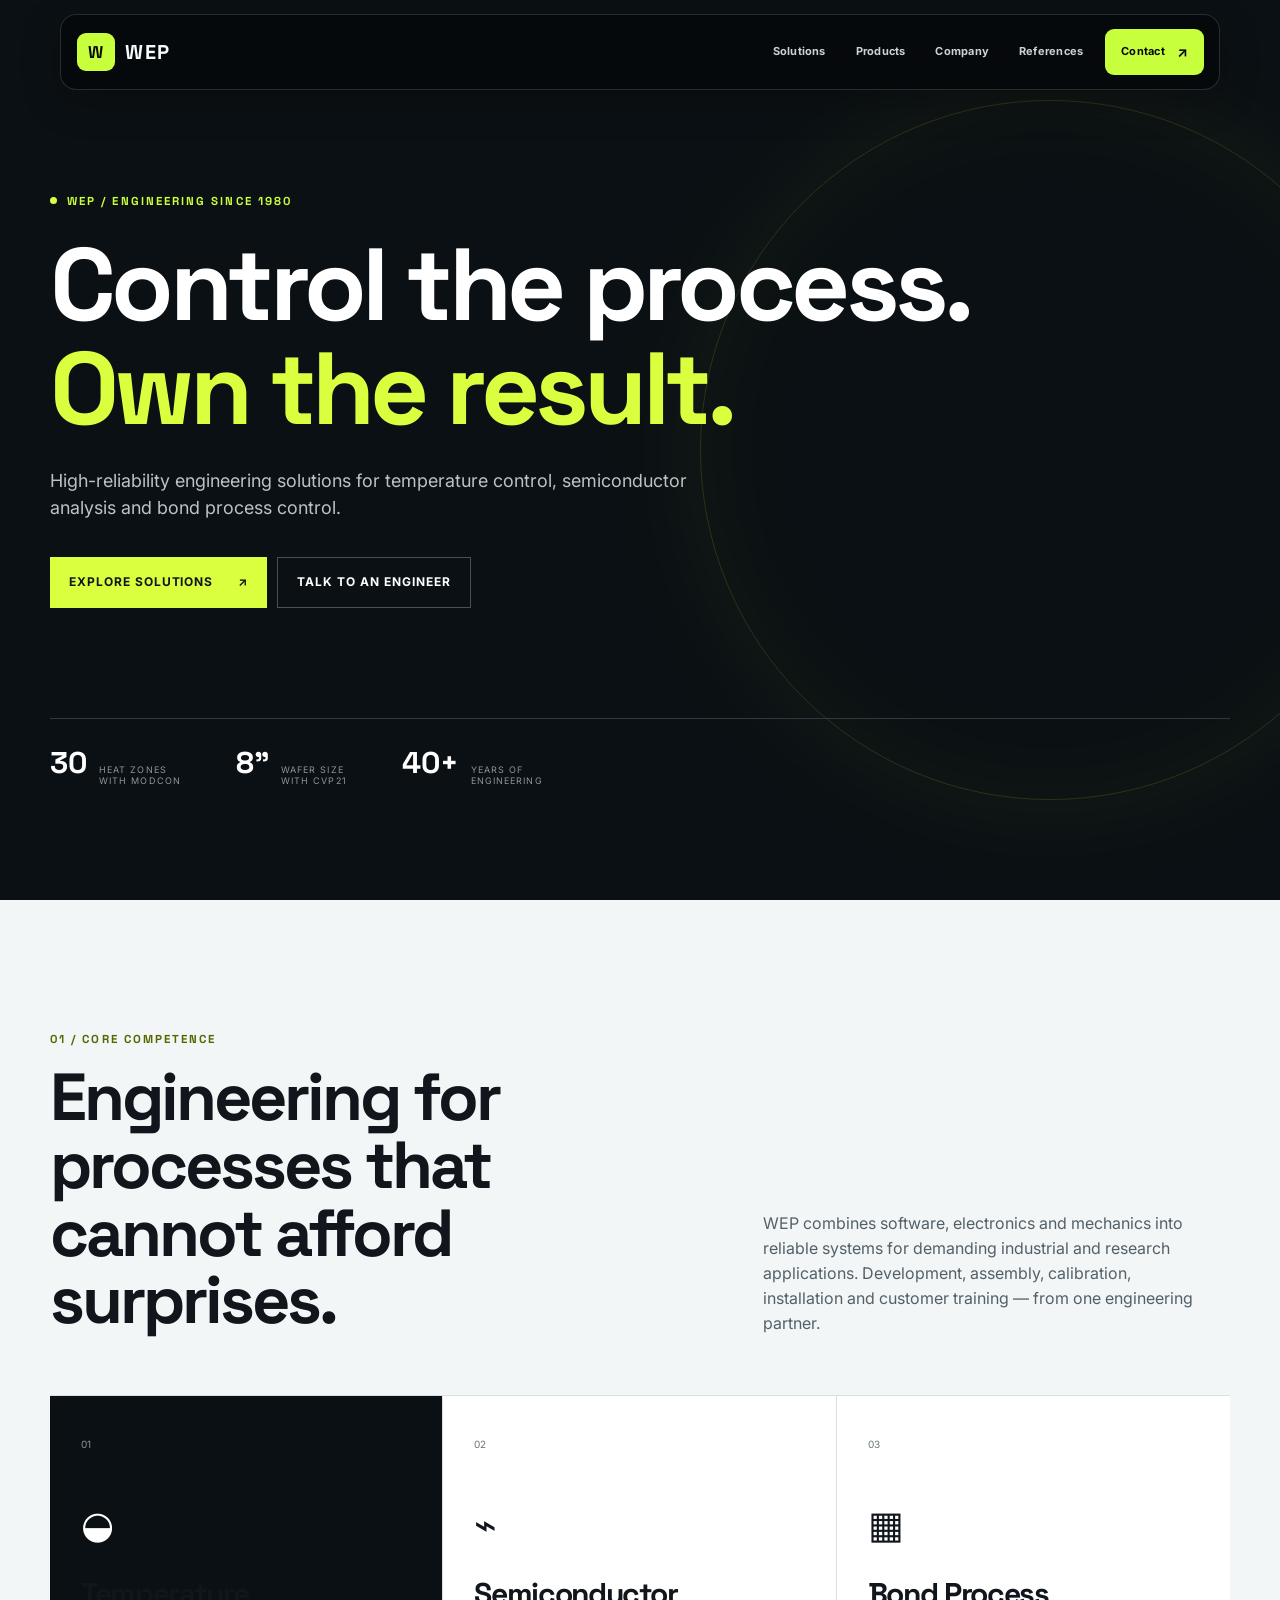
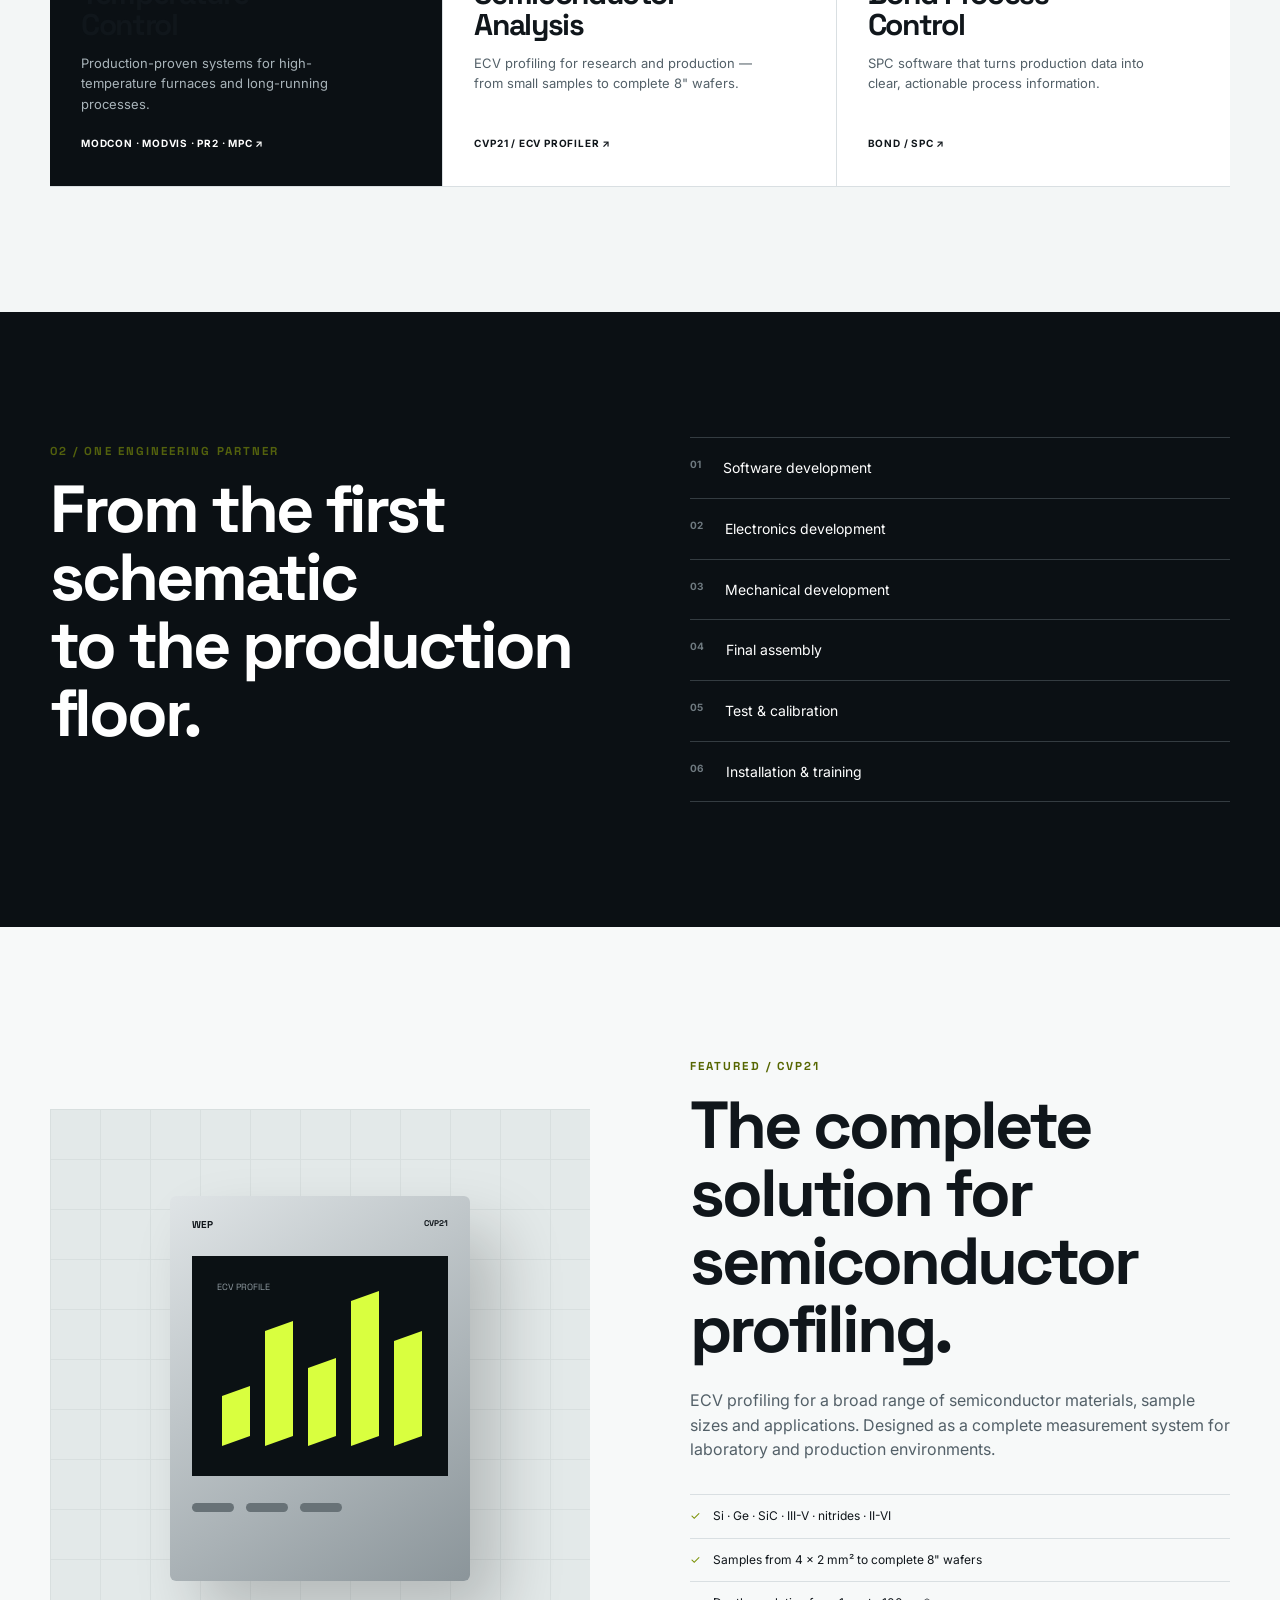
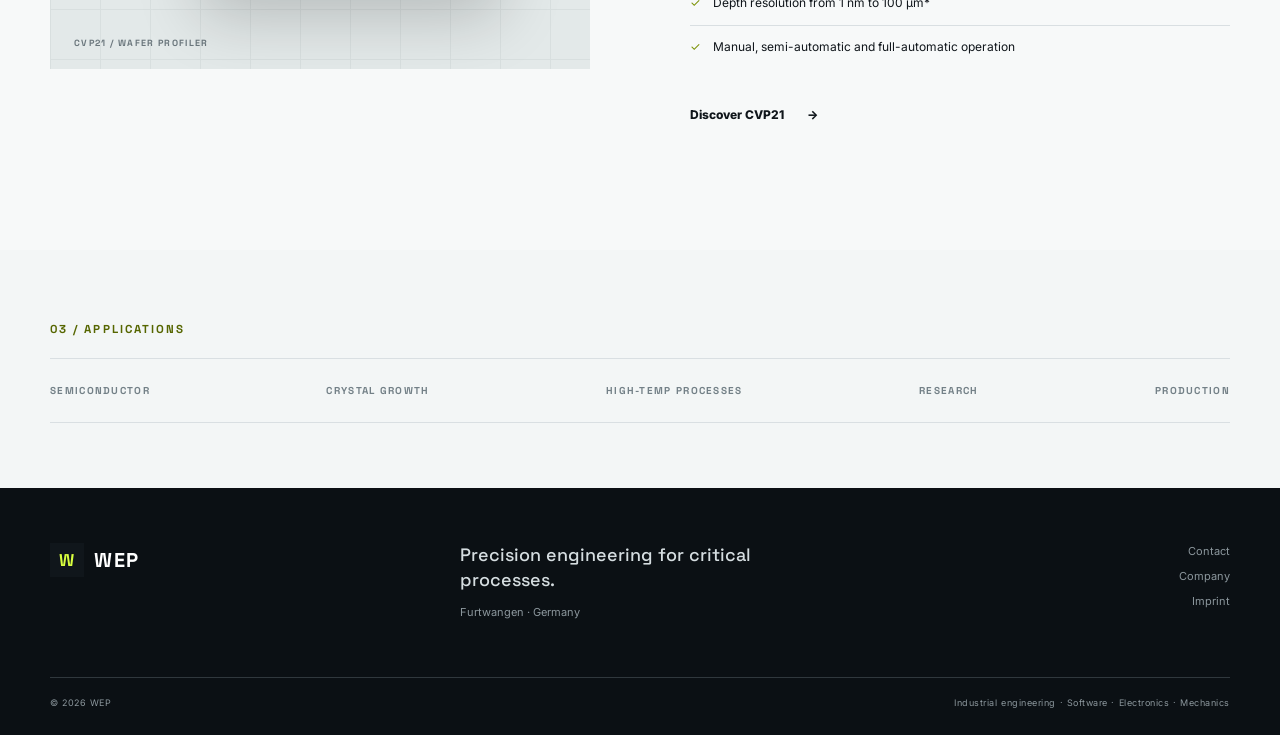
<file: index.html>
<!doctype html>
<html lang="en">
<head>
<meta charset="utf-8"><meta name="viewport" content="width=device-width,initial-scale=1">
<meta name="description" content="WEP — precision engineering for process control, semiconductor analysis and bond process control.">
<title>WEP — Precision Process Engineering</title>
<link rel="preconnect" href="https://fonts.googleapis.com"><link rel="preconnect" href="https://fonts.gstatic.com" crossorigin>
<link href="https://fonts.googleapis.com/css2?family=Inter:wght@400;500;600;700&family=Space+Grotesk:wght@500;600;700&display=swap" rel="stylesheet">
<link rel="stylesheet" href="assets/css/style.css">
</head>
<body>
<div data-site-header></div>
<main>
<section class="hero hero-home">
  <div class="hero-noise"></div><div class="hero-orbit"></div>
  <div class="container hero-inner">
    <div class="eyebrow"><i></i> WEP / ENGINEERING SINCE 1980</div>
    <h1>Control the process.<br><span>Own the result.</span></h1>
    <p class="lead">High-reliability engineering solutions for temperature control, semiconductor analysis and bond process control.</p>
    <div class="actions"><a class="btn btn-accent" href="solutions.html">Explore solutions <b>↗</b></a><a class="btn btn-line" href="contact.html">Talk to an engineer</a></div>
    <div class="hero-bottom">
      <div><strong>30</strong><span>heat zones<br>with MODCON</span></div>
      <div><strong>8"</strong><span>wafer size<br>with CVP21</span></div>
      <div><strong>40+</strong><span>years of<br>engineering</span></div>
    </div>
  </div>
</section>

<section class="section intro">
<div class="container split-head"><div><span class="kicker">01 / CORE COMPETENCE</span><h2>Engineering for processes that cannot afford surprises.</h2></div><p>WEP combines software, electronics and mechanics into reliable systems for demanding industrial and research applications. Development, assembly, calibration, installation and customer training — from one engineering partner.</p></div>
<div class="container service-grid">
  <a class="service-card dark" href="solutions.html#temperature"><span>01</span><div class="service-icon">◒</div><h3>Temperature<br>Control</h3><p>Production-proven systems for high-temperature furnaces and long-running processes.</p><b>MODCON · MODVIS · PR2 · MPC ↗</b></a>
  <a class="service-card" href="cvp21.html"><span>02</span><div class="service-icon">⌁</div><h3>Semiconductor<br>Analysis</h3><p>ECV profiling for research and production — from small samples to complete 8" wafers.</p><b>CVP21 / ECV PROFILER ↗</b></a>
  <a class="service-card" href="solutions.html#bond"><span>03</span><div class="service-icon">▦</div><h3>Bond Process<br>Control</h3><p>SPC software that turns production data into clear, actionable process information.</p><b>BOND / SPC ↗</b></a>
</div>
</section>

<section class="section dark">
<div class="container capability-layout">
  <div><span class="kicker">02 / ONE ENGINEERING PARTNER</span><h2>From the first schematic<br>to the production floor.</h2></div>
  <div class="capability-list">
    <div><b>01</b><span>Software development</span></div><div><b>02</b><span>Electronics development</span></div><div><b>03</b><span>Mechanical development</span></div><div><b>04</b><span>Final assembly</span></div><div><b>05</b><span>Test & calibration</span></div><div><b>06</b><span>Installation & training</span></div>
  </div>
</div>
</section>

<section class="section cvp-teaser">
<div class="container product-feature">
  <div class="product-stage"><div class="stage-grid"></div><div class="machine"><div class="machine-head"><b>WEP</b><small>CVP21</small></div><div class="screen"><div class="screen-ui"><span>ECV PROFILE</span><i></i><i></i><i></i><i></i><i></i></div></div><div class="machine-base"><em></em><em></em><em></em></div></div><label>CVP21 / WAFER PROFILER</label></div>
  <div class="product-copy"><span class="kicker">FEATURED / CVP21</span><h2>The complete solution for semiconductor profiling.</h2><p>ECV profiling for a broad range of semiconductor materials, sample sizes and applications. Designed as a complete measurement system for laboratory and production environments.</p><ul class="check-list"><li>Si · Ge · SiC · III-V · nitrides · II-VI</li><li>Samples from 4 × 2 mm² to complete 8" wafers</li><li>Depth resolution from 1 nm to 100 µm*</li><li>Manual, semi-automatic and full-automatic operation</li></ul><a class="text-link" href="cvp21.html">Discover CVP21 <span>→</span></a></div>
</div>
</section>

<section class="section references-strip">
<div class="container"><span class="kicker">03 / APPLICATIONS</span><div class="ticker"><span>SEMICONDUCTOR</span><span>CRYSTAL GROWTH</span><span>HIGH-TEMP PROCESSES</span><span>RESEARCH</span><span>PRODUCTION</span></div></div>
</section>
</main>
<div data-site-footer></div><script src="assets/js/main.js"></script>
</body></html>
</file>
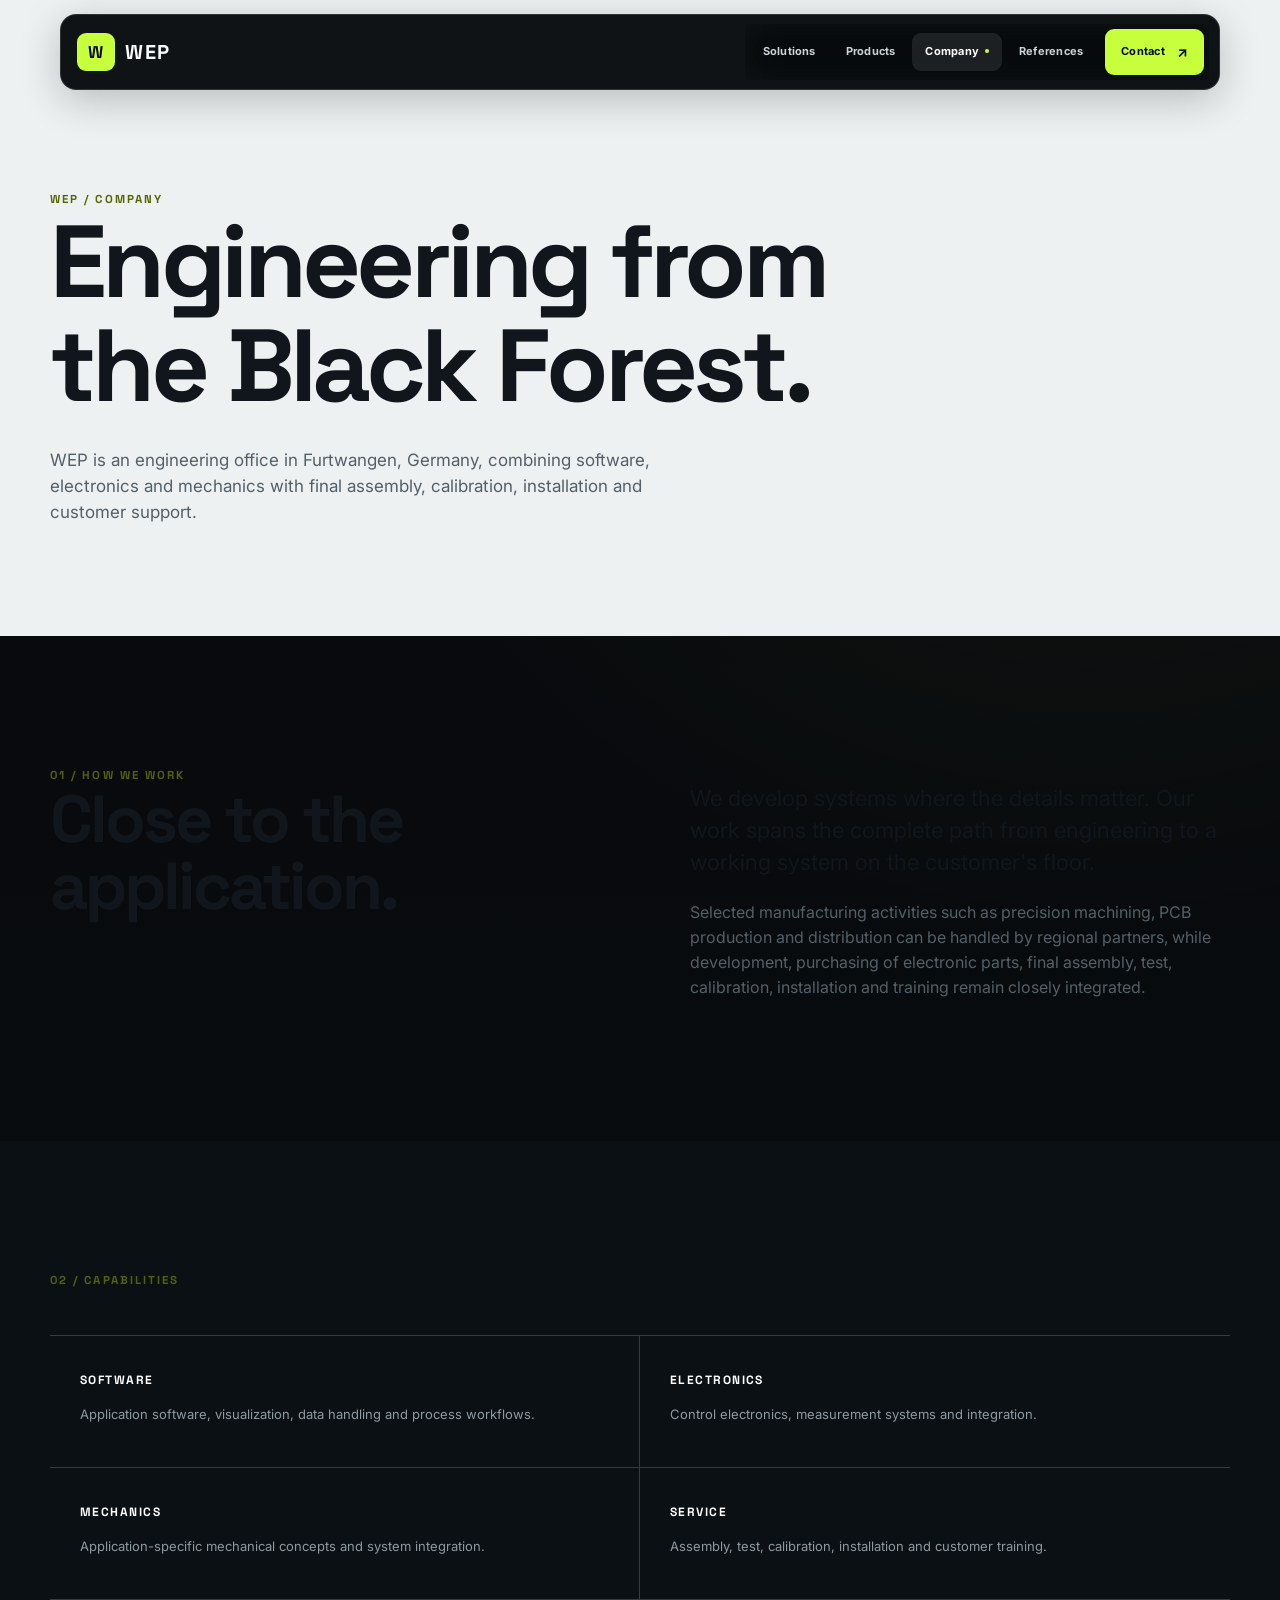
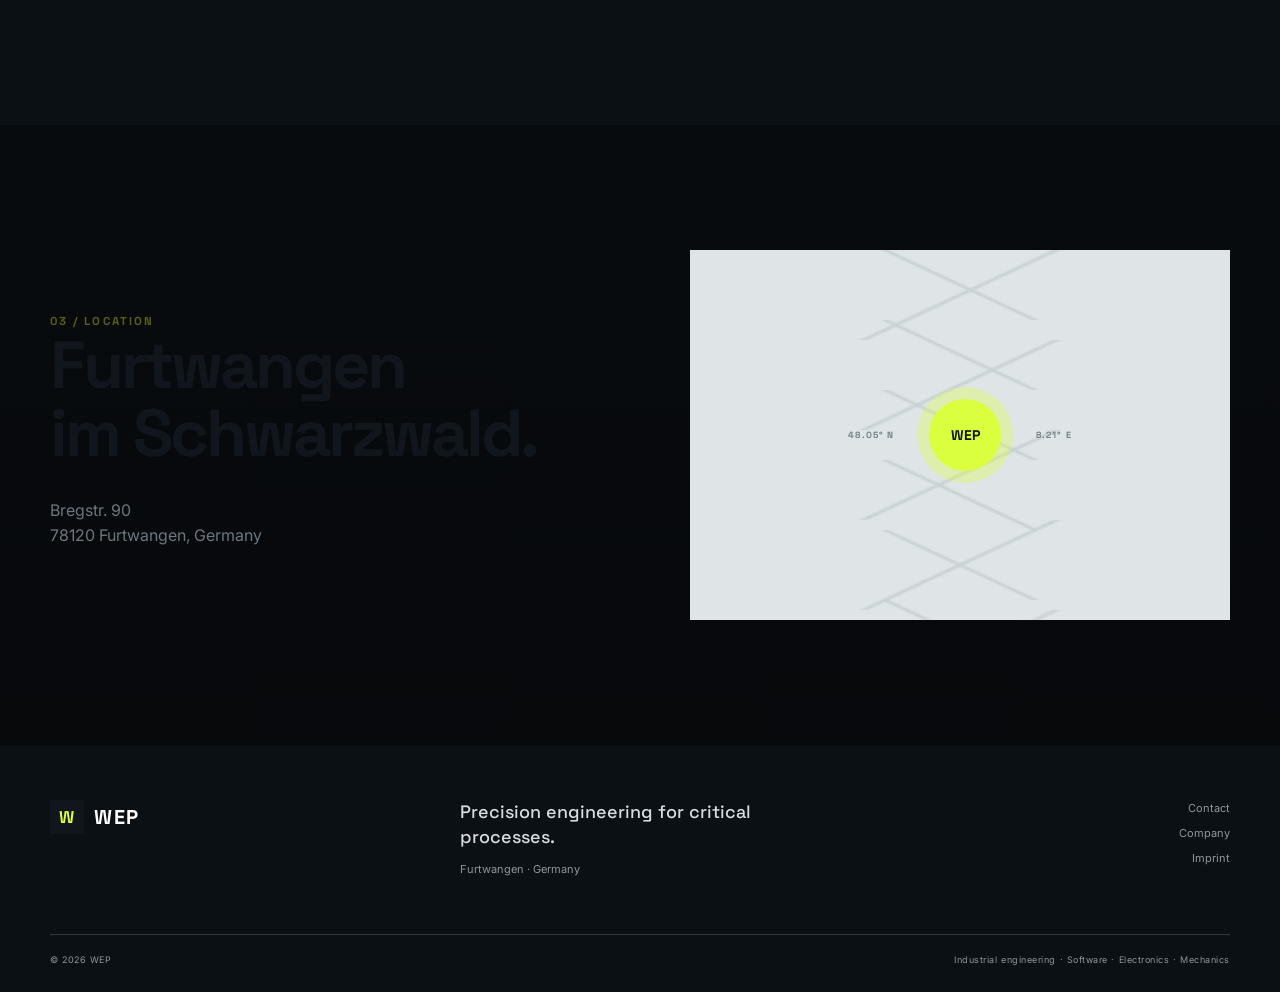
<file: company.html>
<!doctype html><html lang="en"><head><meta charset="utf-8"><meta name="viewport" content="width=device-width,initial-scale=1"><title>Company — WEP</title><link rel="preconnect" href="https://fonts.googleapis.com"><link rel="preconnect" href="https://fonts.gstatic.com" crossorigin><link href="https://fonts.googleapis.com/css2?family=Inter:wght@400;500;600;700&family=Space+Grotesk:wght@500;600;700&display=swap" rel="stylesheet"><link rel="stylesheet" href="assets/css/style.css"></head><body><div data-site-header></div><main>
<section class="page-hero"><div class="container"><span class="kicker">WEP / COMPANY</span><h1>Engineering from<br>the Black Forest.</h1><p>WEP is an engineering office in Furtwangen, Germany, combining software, electronics and mechanics with final assembly, calibration, installation and customer support.</p></div></section>
<section class="section"><div class="container company-story"><div><span class="kicker">01 / HOW WE WORK</span><h2>Close to the<br>application.</h2></div><div><p class="large">We develop systems where the details matter. Our work spans the complete path from engineering to a working system on the customer's floor.</p><p>Selected manufacturing activities such as precision machining, PCB production and distribution can be handled by regional partners, while development, purchasing of electronic parts, final assembly, test, calibration, installation and training remain closely integrated.</p></div></div></section>
<section class="section dark"><div class="container"><span class="kicker">02 / CAPABILITIES</span><div class="capability-grid"><div><b>SOFTWARE</b><p>Application software, visualization, data handling and process workflows.</p></div><div><b>ELECTRONICS</b><p>Control electronics, measurement systems and integration.</p></div><div><b>MECHANICS</b><p>Application-specific mechanical concepts and system integration.</p></div><div><b>SERVICE</b><p>Assembly, test, calibration, installation and customer training.</p></div></div></div></section>
<section class="section"><div class="container location-card"><div><span class="kicker">03 / LOCATION</span><h2>Furtwangen<br>im Schwarzwald.</h2><p>Bregstr. 90<br>78120 Furtwangen, Germany</p></div><div class="map-placeholder"><span>48.05° N</span><b>WEP</b><span>8.21° E</span></div></div></section>
</main><div data-site-footer></div><script src="assets/js/main.js"></script></body></html>
</file>
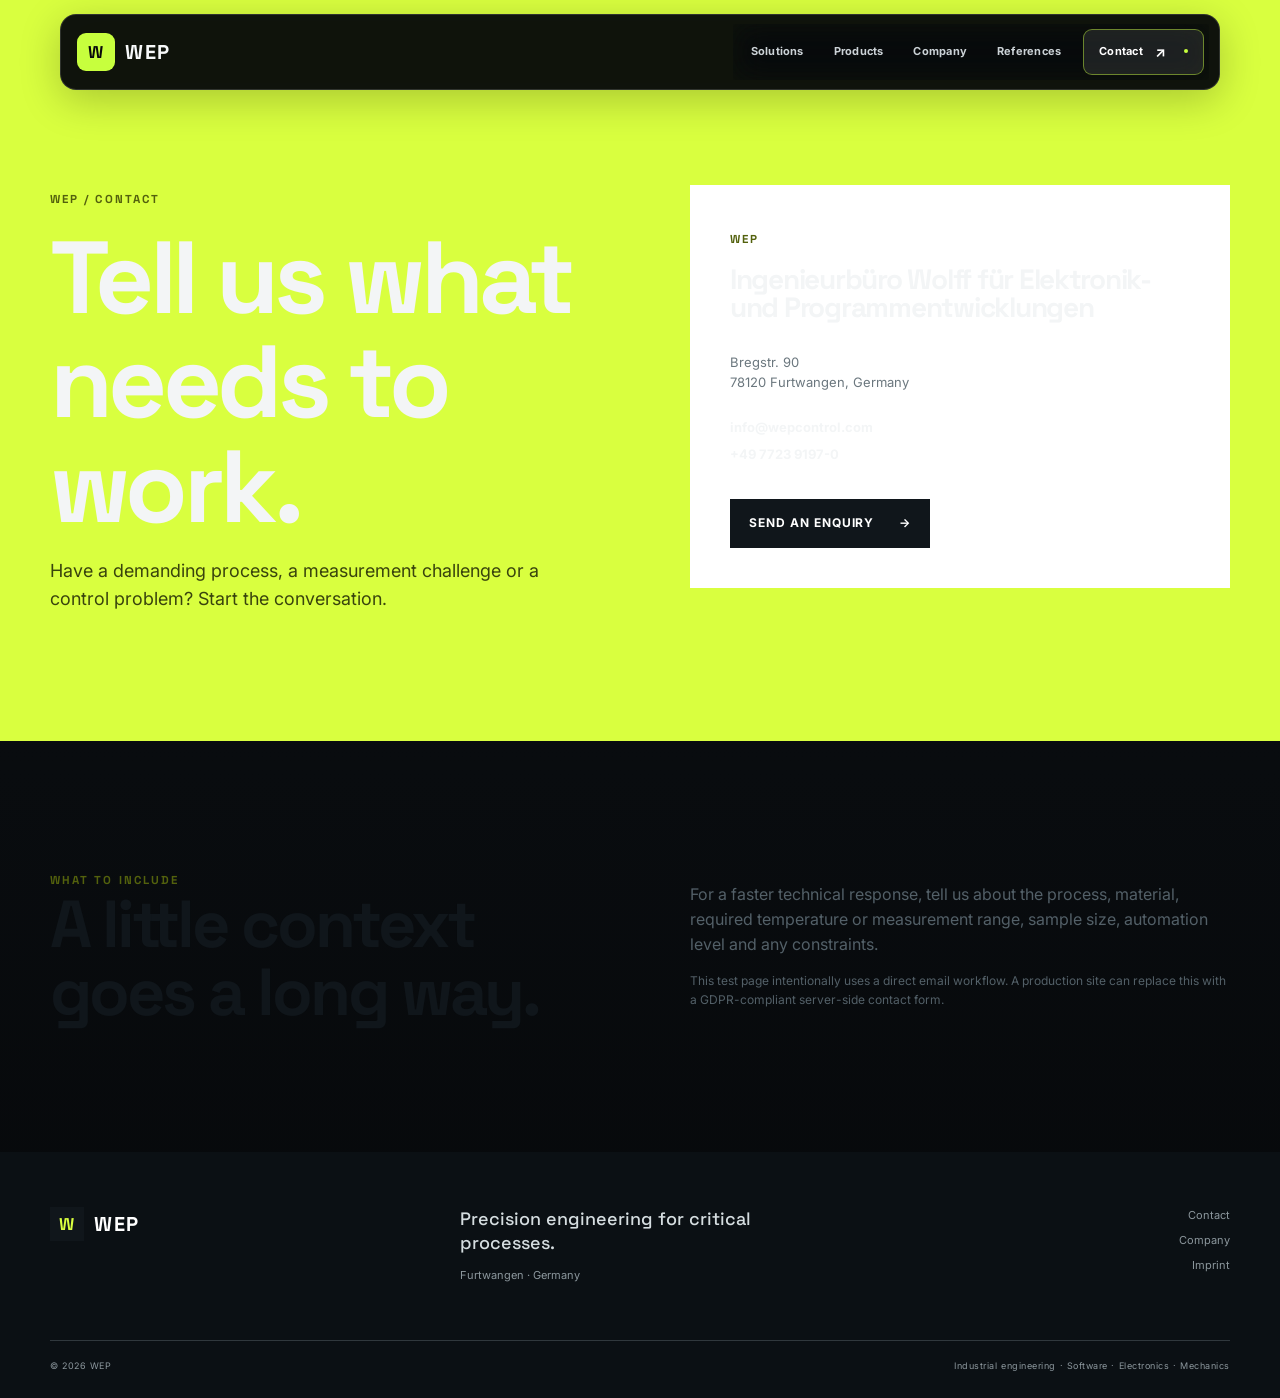
<file: contact.html>
<!doctype html><html lang="en"><head><meta charset="utf-8"><meta name="viewport" content="width=device-width,initial-scale=1"><title>Contact — WEP</title><link rel="preconnect" href="https://fonts.googleapis.com"><link rel="preconnect" href="https://fonts.gstatic.com" crossorigin><link href="https://fonts.googleapis.com/css2?family=Inter:wght@400;500;600;700&family=Space+Grotesk:wght@500;600;700&display=swap" rel="stylesheet"><link rel="stylesheet" href="assets/css/style.css"></head><body><div data-site-header></div><main>
<section class="contact-hero"><div class="container contact-layout"><div><span class="kicker">WEP / CONTACT</span><h1>Tell us what<br>needs to work.</h1><p class="lead">Have a demanding process, a measurement challenge or a control problem? Start the conversation.</p></div><div class="contact-panel"><span class="kicker">WEP</span><h2>Ingenieurbüro Wolff für Elektronik- und Programmentwicklungen</h2><address>Bregstr. 90<br>78120 Furtwangen, Germany</address><a href="mailto:info@wepcontrol.com">info@wepcontrol.com</a><a href="tel:+49772391970">+49 7723 9197-0</a><a class="btn btn-dark" href="mailto:info@wepcontrol.com?subject=WEP%20enquiry">Send an enquiry <b>→</b></a></div></div></section>
<section class="section"><div class="container contact-notes"><div><span class="kicker">WHAT TO INCLUDE</span><h2>A little context<br>goes a long way.</h2></div><div><p>For a faster technical response, tell us about the process, material, required temperature or measurement range, sample size, automation level and any constraints.</p><p class="muted">This test page intentionally uses a direct email workflow. A production site can replace this with a GDPR-compliant server-side contact form.</p></div></div></section>
</main><div data-site-footer></div><script src="assets/js/main.js"></script></body></html>
</file>
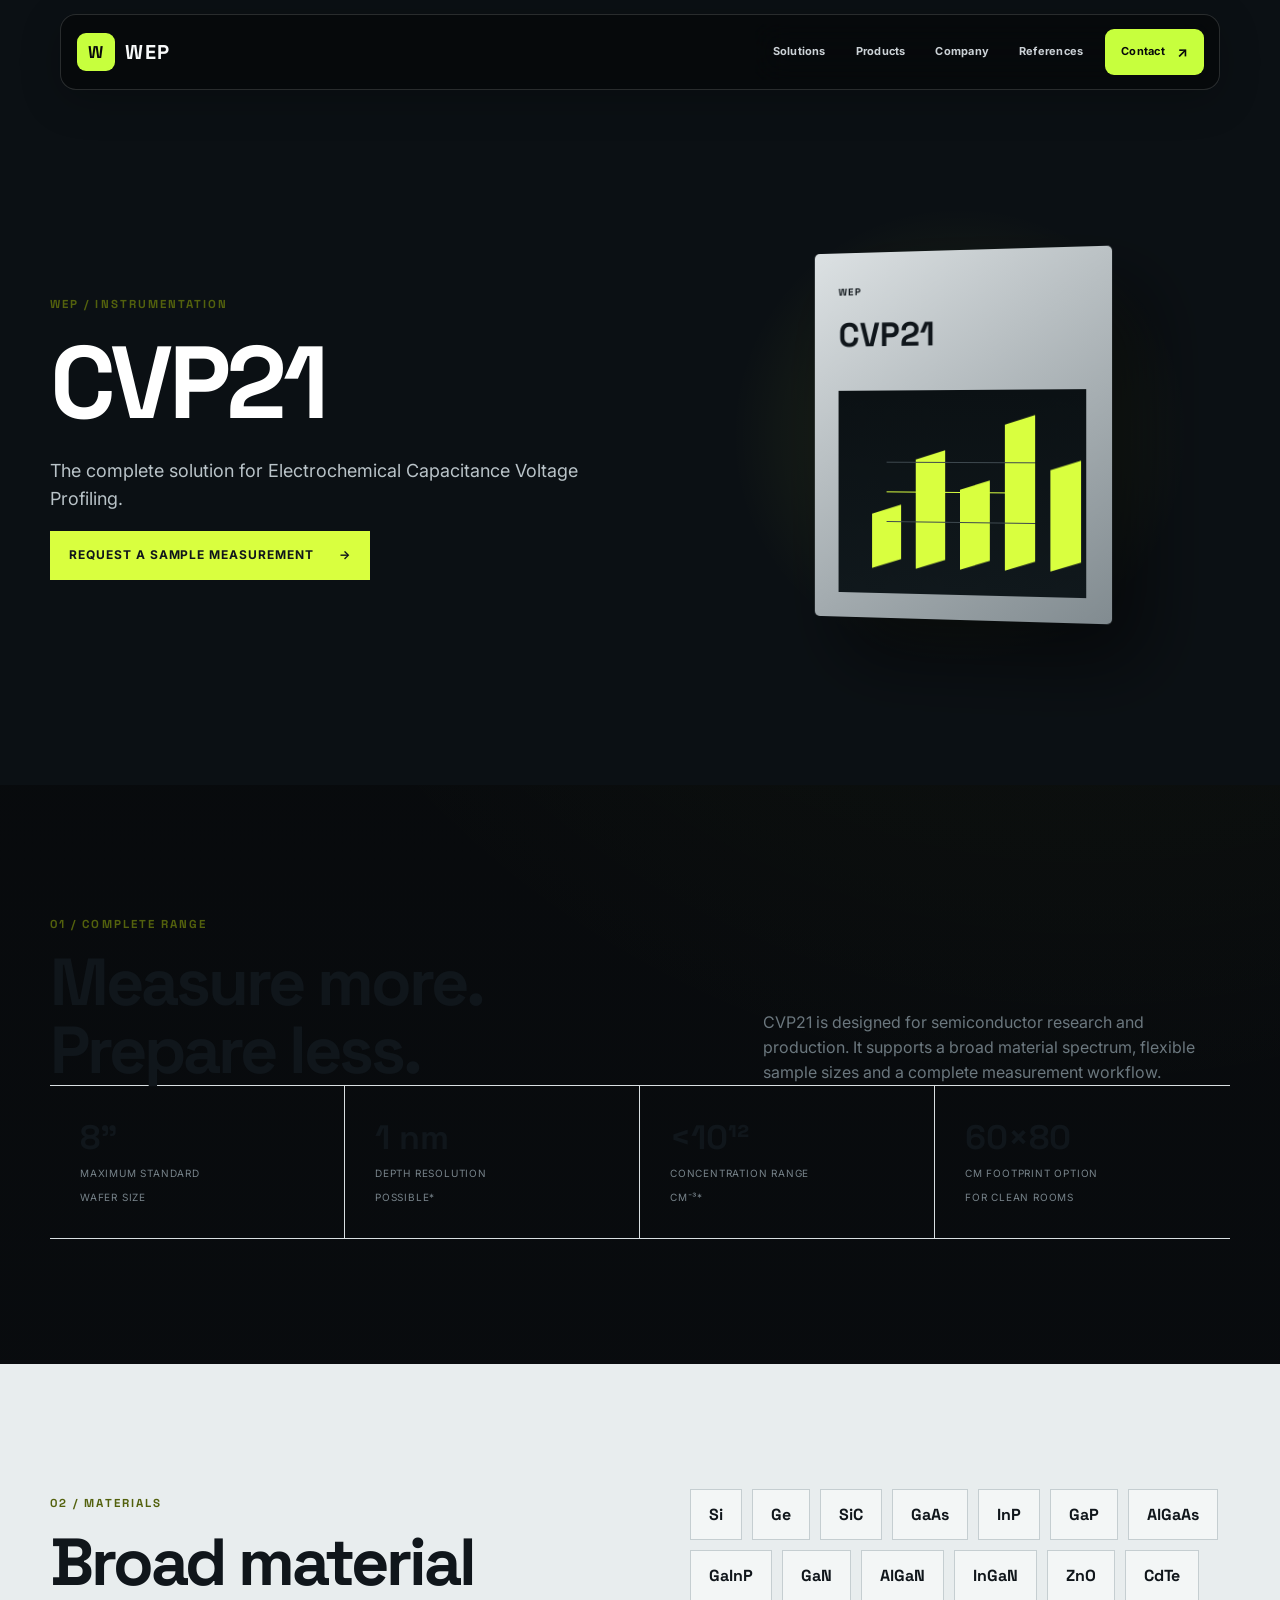
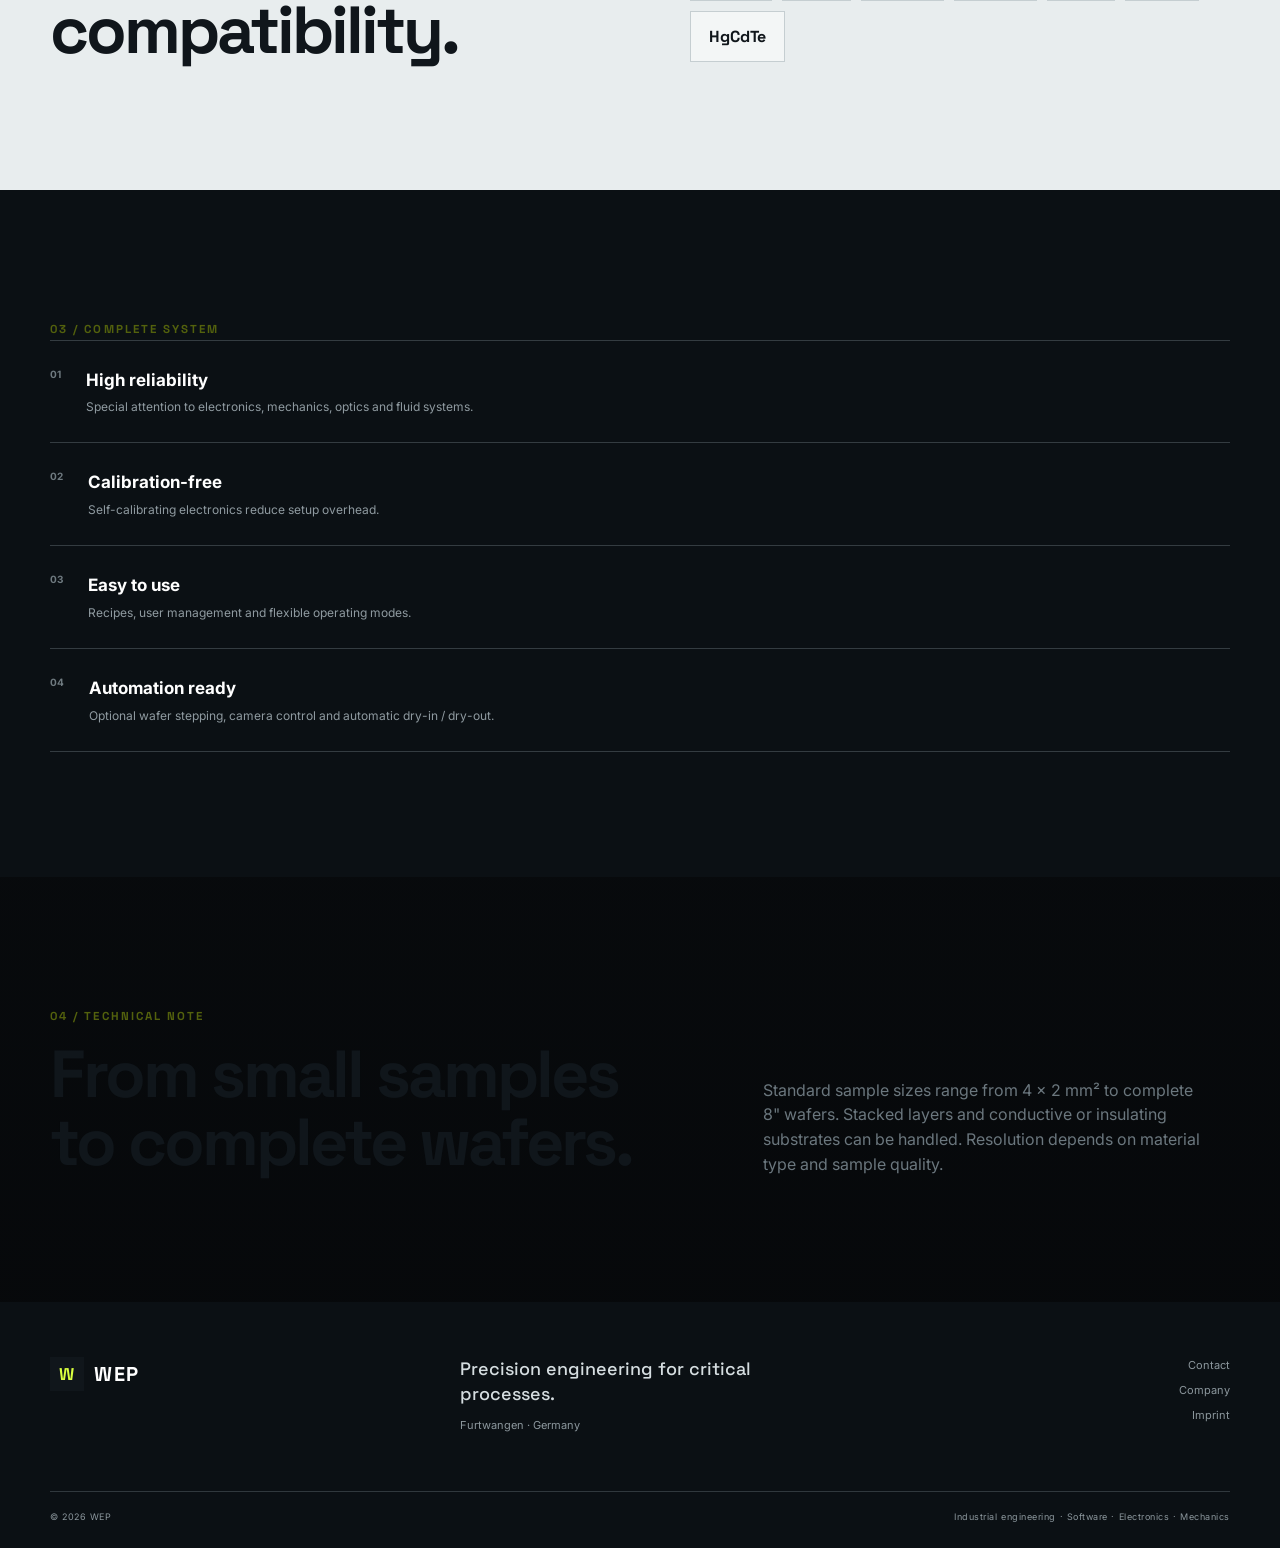
<file: cvp21.html>
<!doctype html><html lang="en"><head><meta charset="utf-8"><meta name="viewport" content="width=device-width,initial-scale=1"><title>CVP21 — WEP</title><link rel="preconnect" href="https://fonts.googleapis.com"><link rel="preconnect" href="https://fonts.gstatic.com" crossorigin><link href="https://fonts.googleapis.com/css2?family=Inter:wght@400;500;600;700&family=Space+Grotesk:wght@500;600;700&display=swap" rel="stylesheet"><link rel="stylesheet" href="assets/css/style.css"></head><body><div data-site-header></div><main>
<section class="product-hero cvp-hero"><div class="container product-hero-grid"><div><span class="kicker">WEP / INSTRUMENTATION</span><h1>CVP21</h1><p class="lead">The complete solution for Electrochemical Capacitance Voltage Profiling.</p><a class="btn btn-accent" href="contact.html">Request a sample measurement <b>→</b></a></div><div class="abstract-product"><div class="product-box cvp-box"><span>WEP</span><strong>CVP21</strong><div class="product-display chart-display"><i></i><i></i><i></i><i></i><i></i></div></div></div></div></section>
<section class="section"><div class="container split-head"><div><span class="kicker">01 / COMPLETE RANGE</span><h2>Measure more.<br>Prepare less.</h2></div><p>CVP21 is designed for semiconductor research and production. It supports a broad material spectrum, flexible sample sizes and a complete measurement workflow.</p></div>
<div class="container metric-grid"><div><strong>8"</strong><span>maximum standard<br>wafer size</span></div><div><strong>1 nm</strong><span>depth resolution<br>possible*</span></div><div><strong>&lt;10¹²</strong><span>concentration range<br>cm⁻³*</span></div><div><strong>60×80</strong><span>cm footprint option<br>for clean rooms</span></div></div></section>
<section class="section material-section"><div class="container detail-grid"><div><span class="kicker">02 / MATERIALS</span><h2>Broad material<br>compatibility.</h2></div><div class="tag-cloud"><span>Si</span><span>Ge</span><span>SiC</span><span>GaAs</span><span>InP</span><span>GaP</span><span>AlGaAs</span><span>GaInP</span><span>GaN</span><span>AlGaN</span><span>InGaN</span><span>ZnO</span><span>CdTe</span><span>HgCdTe</span></div></div></section>
<section class="section dark"><div class="container"><span class="kicker">03 / COMPLETE SYSTEM</span><div class="feature-list cvp-features"><div><b>01</b><span><strong>High reliability</strong><small>Special attention to electronics, mechanics, optics and fluid systems.</small></span></div><div><b>02</b><span><strong>Calibration-free</strong><small>Self-calibrating electronics reduce setup overhead.</small></span></div><div><b>03</b><span><strong>Easy to use</strong><small>Recipes, user management and flexible operating modes.</small></span></div><div><b>04</b><span><strong>Automation ready</strong><small>Optional wafer stepping, camera control and automatic dry-in / dry-out.</small></span></div></div></div></section>
<section class="section"><div class="container split-head"><div><span class="kicker">04 / TECHNICAL NOTE</span><h2>From small samples<br>to complete wafers.</h2></div><p>Standard sample sizes range from 4 × 2 mm² to complete 8" wafers. Stacked layers and conductive or insulating substrates can be handled. Resolution depends on material type and sample quality.</p></div></section>
</main><div data-site-footer></div><script src="assets/js/main.js"></script></body></html>
</file>
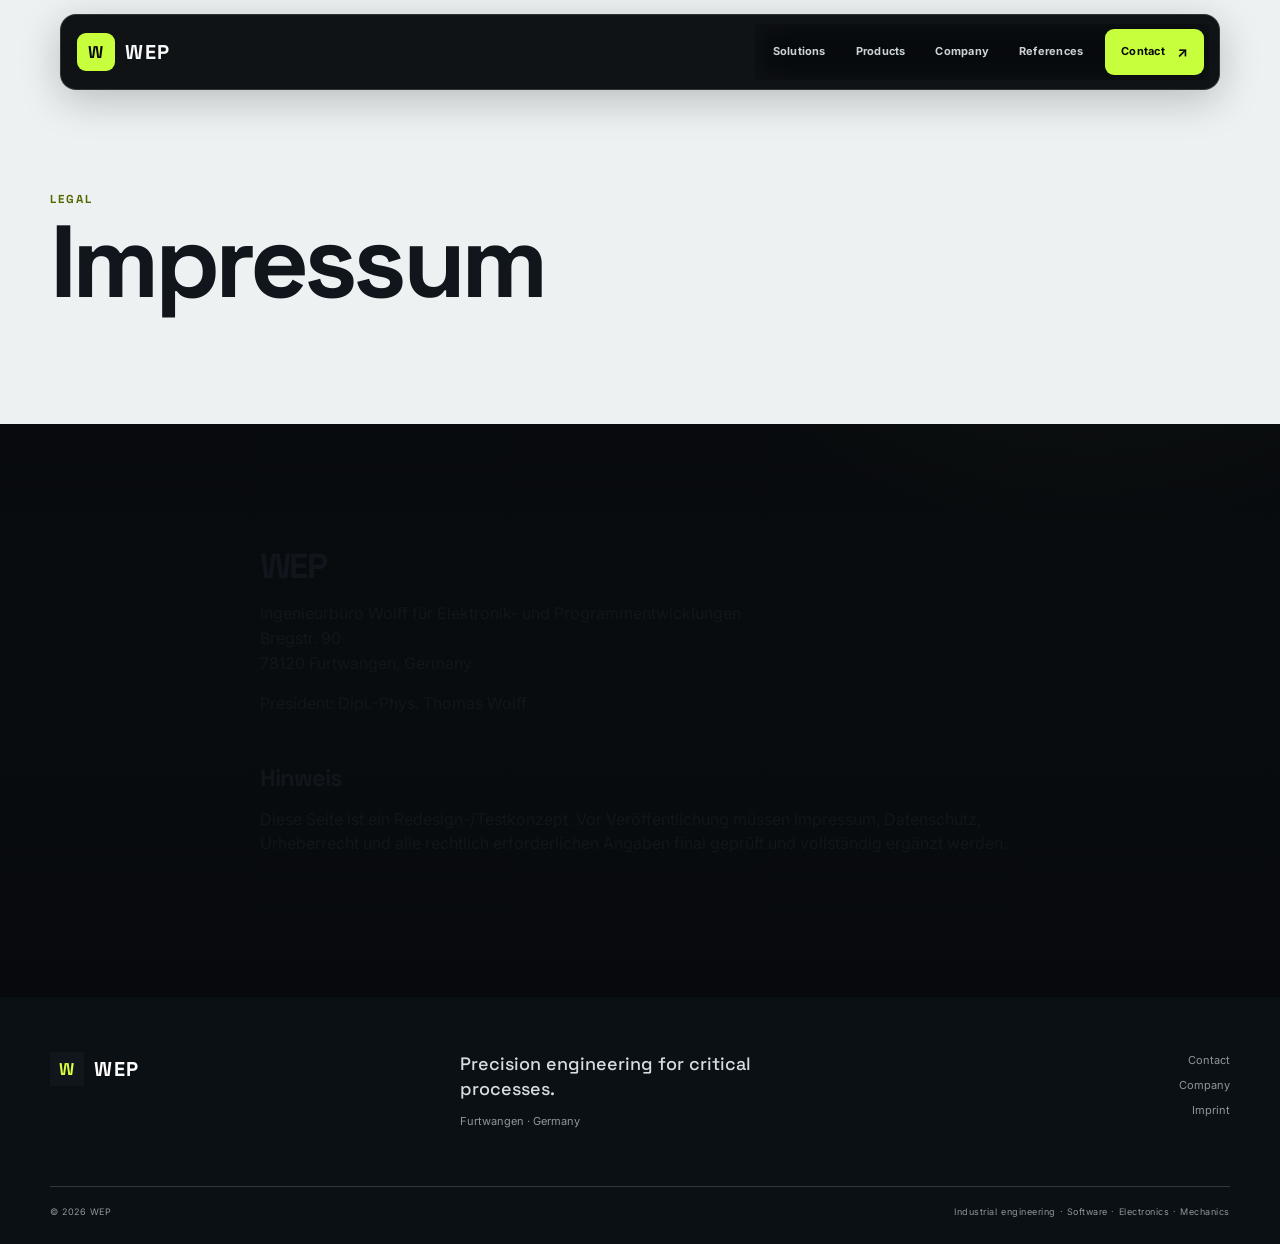
<file: legal.html>
<!doctype html><html lang="de"><head><meta charset="utf-8"><meta name="viewport" content="width=device-width,initial-scale=1"><title>Impressum — WEP</title><link rel="preconnect" href="https://fonts.googleapis.com"><link rel="preconnect" href="https://fonts.gstatic.com" crossorigin><link href="https://fonts.googleapis.com/css2?family=Inter:wght@400;500;600;700&family=Space+Grotesk:wght@500;600;700&display=swap" rel="stylesheet"><link rel="stylesheet" href="assets/css/style.css"></head><body><div data-site-header></div><main><section class="page-hero"><div class="container"><span class="kicker">LEGAL</span><h1>Impressum</h1></div></section><section class="section legal"><div class="container narrow"><h2>WEP</h2><p>Ingenieurbüro Wolff für Elektronik- und Programmentwicklungen<br>Bregstr. 90<br>78120 Furtwangen, Germany</p><p>President: Dipl.-Phys. Thomas Wolff</p><h3>Hinweis</h3><p>Diese Seite ist ein Redesign-/Testkonzept. Vor Veröffentlichung müssen Impressum, Datenschutz, Urheberrecht und alle rechtlich erforderlichen Angaben final geprüft und vollständig ergänzt werden.</p></div></section></main><div data-site-footer></div><script src="assets/js/main.js"></script></body></html>
</file>
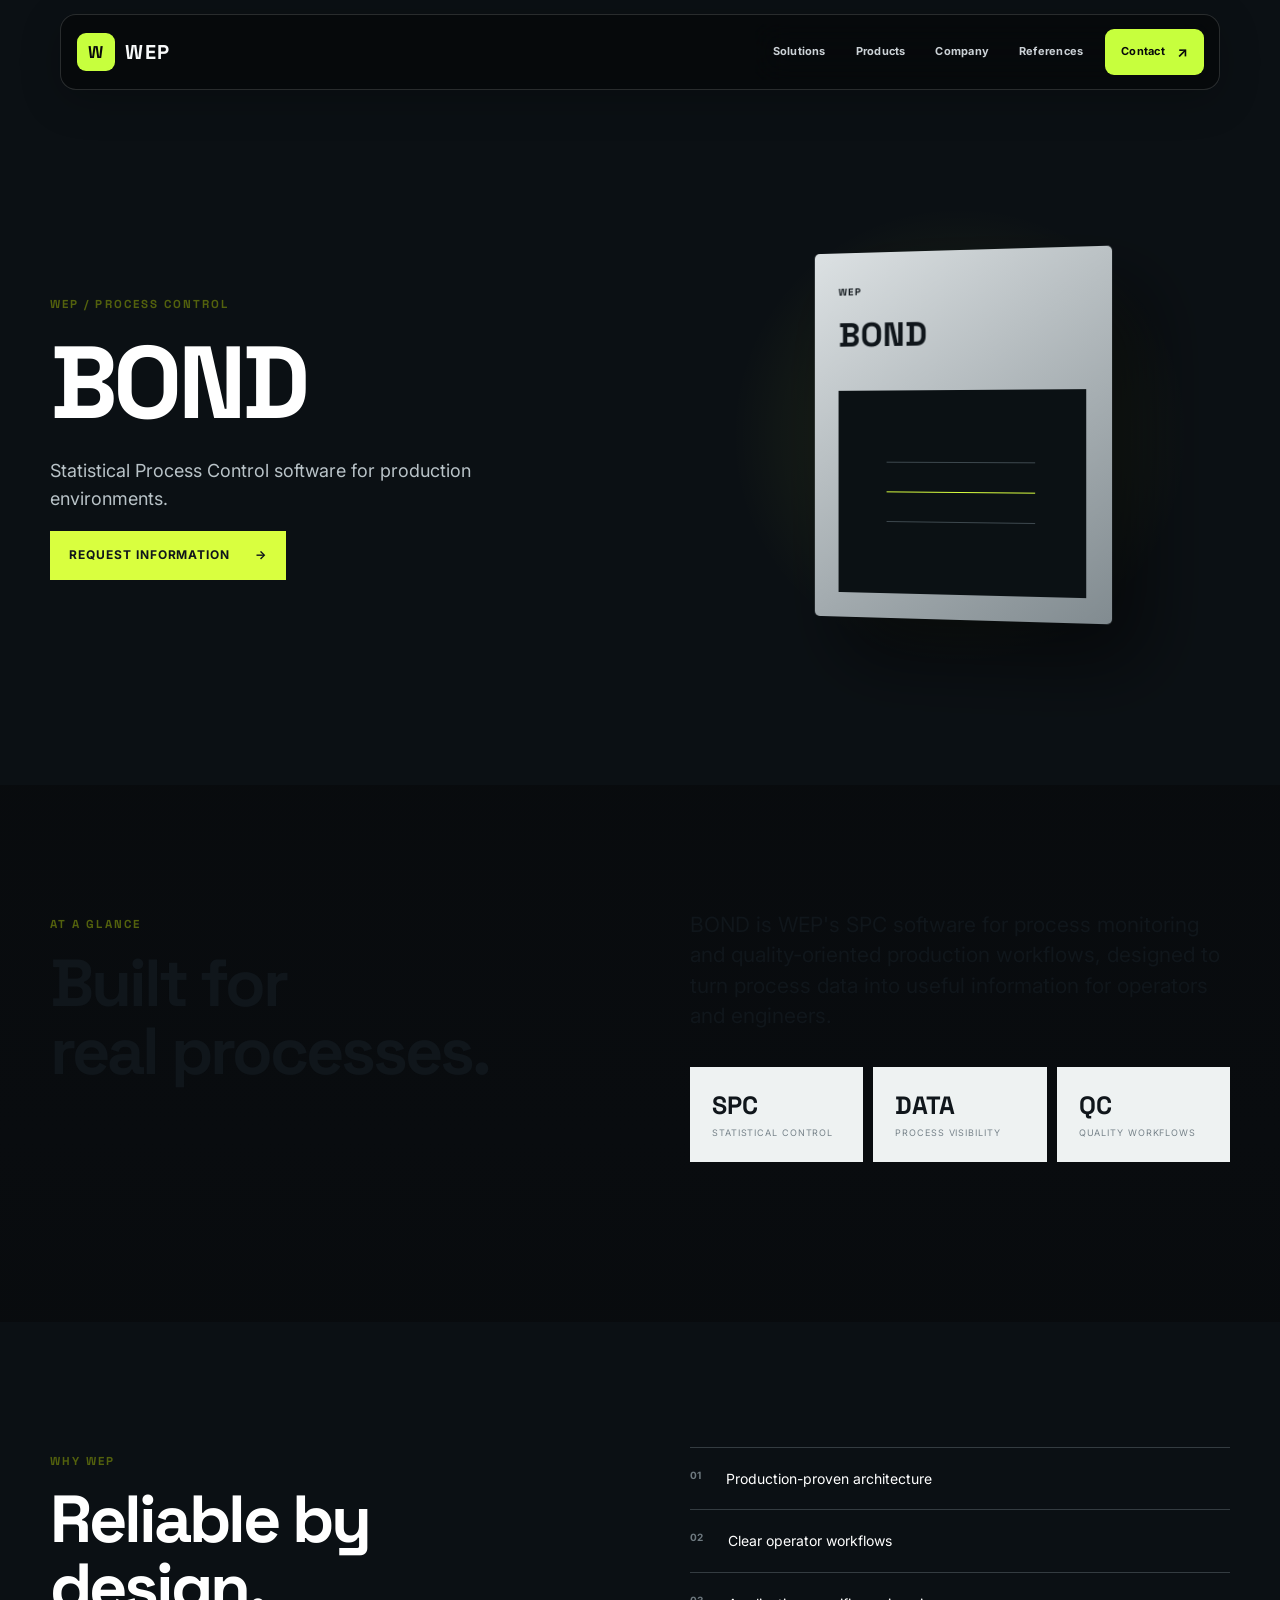
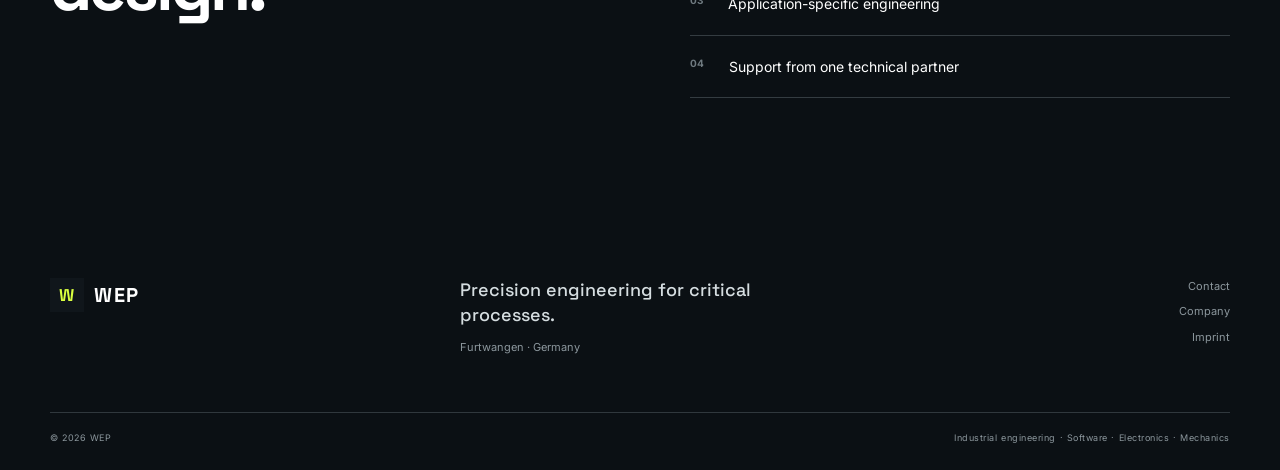
<file: product-bond.html>
<!doctype html><html lang="en"><head><meta charset="utf-8"><meta name="viewport" content="width=device-width,initial-scale=1"><title>BOND — WEP</title><link rel="preconnect" href="https://fonts.googleapis.com"><link rel="preconnect" href="https://fonts.gstatic.com" crossorigin><link href="https://fonts.googleapis.com/css2?family=Inter:wght@400;500;600;700&family=Space+Grotesk:wght@500;600;700&display=swap" rel="stylesheet"><link rel="stylesheet" href="assets/css/style.css"></head><body><div data-site-header></div><main>
<section class="product-hero"><div class="container product-hero-grid"><div><span class="kicker">WEP / PROCESS CONTROL</span><h1>BOND</h1><p class="lead">Statistical Process Control software for production environments.</p><a class="btn btn-accent" href="contact.html">Request information <b>→</b></a></div><div class="abstract-product"><div class="product-box"><span>WEP</span><strong>BOND</strong><div class="product-display"></div></div></div></div></section>
<section class="section"><div class="container detail-grid"><div><span class="kicker">AT A GLANCE</span><h2>Built for<br>real processes.</h2></div><div><p class="large">BOND is WEP's SPC software for process monitoring and quality-oriented production workflows, designed to turn process data into useful information for operators and engineers.</p><div class="spec-cards"><div><b>SPC</b><small>statistical control</small></div><div><b>DATA</b><small>process visibility</small></div><div><b>QC</b><small>quality workflows</small></div></div></div></div></section>
<section class="section dark"><div class="container detail-grid"><div><span class="kicker">WHY WEP</span><h2>Reliable by<br>design.</h2></div><div class="feature-list"><div><b>01</b><span>Production-proven architecture</span></div><div><b>02</b><span>Clear operator workflows</span></div><div><b>03</b><span>Application-specific engineering</span></div><div><b>04</b><span>Support from one technical partner</span></div></div></div></section>
</main><div data-site-footer></div><script src="assets/js/main.js"></script></body></html>
</file>
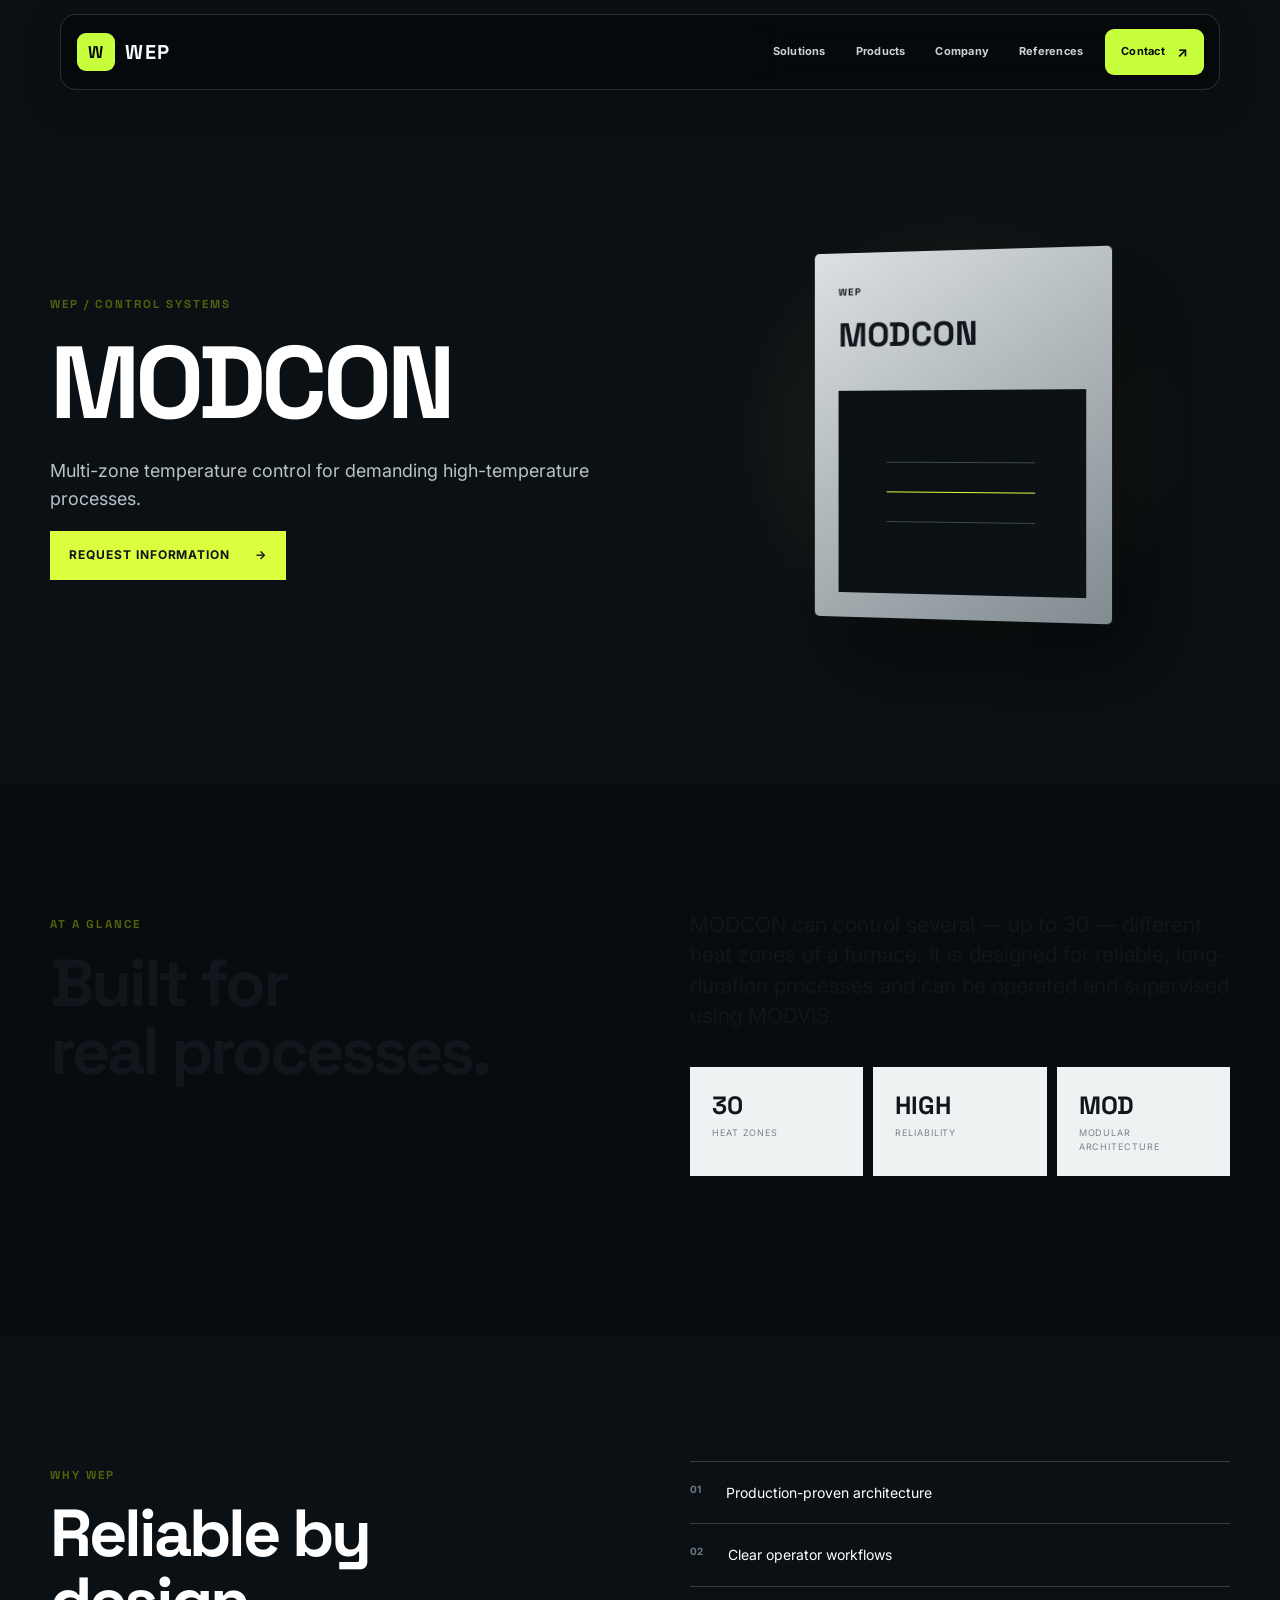
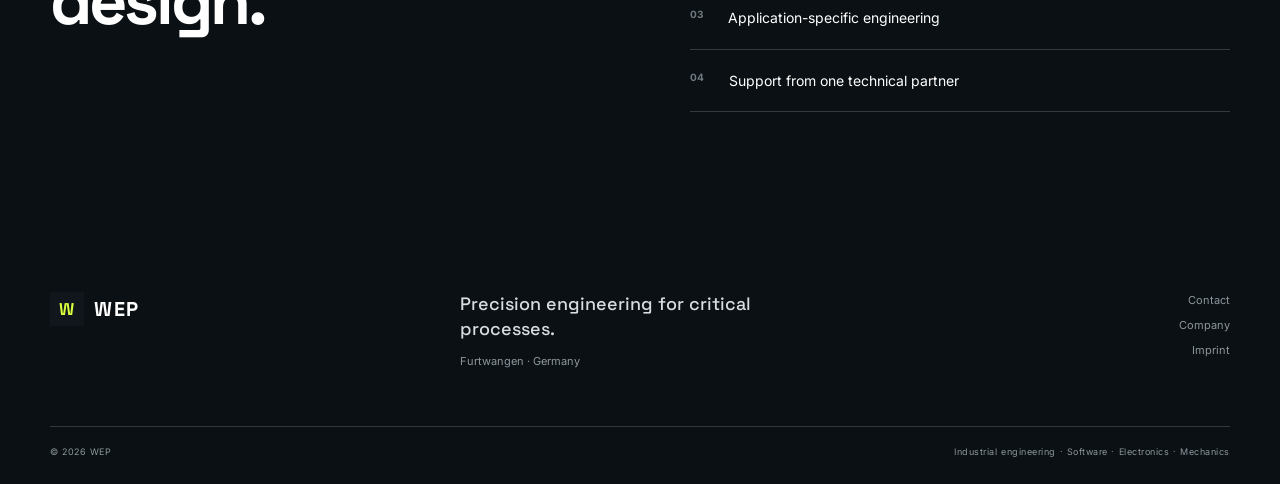
<file: product-modcon.html>
<!doctype html><html lang="en"><head><meta charset="utf-8"><meta name="viewport" content="width=device-width,initial-scale=1"><title>MODCON — WEP</title><link rel="preconnect" href="https://fonts.googleapis.com"><link rel="preconnect" href="https://fonts.gstatic.com" crossorigin><link href="https://fonts.googleapis.com/css2?family=Inter:wght@400;500;600;700&family=Space+Grotesk:wght@500;600;700&display=swap" rel="stylesheet"><link rel="stylesheet" href="assets/css/style.css"></head><body><div data-site-header></div><main>
<section class="product-hero"><div class="container product-hero-grid"><div><span class="kicker">WEP / CONTROL SYSTEMS</span><h1>MODCON</h1><p class="lead">Multi-zone temperature control for demanding high-temperature processes.</p><a class="btn btn-accent" href="contact.html">Request information <b>→</b></a></div><div class="abstract-product"><div class="product-box"><span>WEP</span><strong>MODCON</strong><div class="product-display"></div></div></div></div></section>
<section class="section"><div class="container detail-grid"><div><span class="kicker">AT A GLANCE</span><h2>Built for<br>real processes.</h2></div><div><p class="large">MODCON can control several — up to 30 — different heat zones of a furnace. It is designed for reliable, long-duration processes and can be operated and supervised using MODVIS.</p><div class="spec-cards"><div><b>30</b><small>heat zones</small></div><div><b>HIGH</b><small>reliability</small></div><div><b>MOD</b><small>modular architecture</small></div></div></div></div></section>
<section class="section dark"><div class="container detail-grid"><div><span class="kicker">WHY WEP</span><h2>Reliable by<br>design.</h2></div><div class="feature-list"><div><b>01</b><span>Production-proven architecture</span></div><div><b>02</b><span>Clear operator workflows</span></div><div><b>03</b><span>Application-specific engineering</span></div><div><b>04</b><span>Support from one technical partner</span></div></div></div></section>
</main><div data-site-footer></div><script src="assets/js/main.js"></script></body></html>
</file>
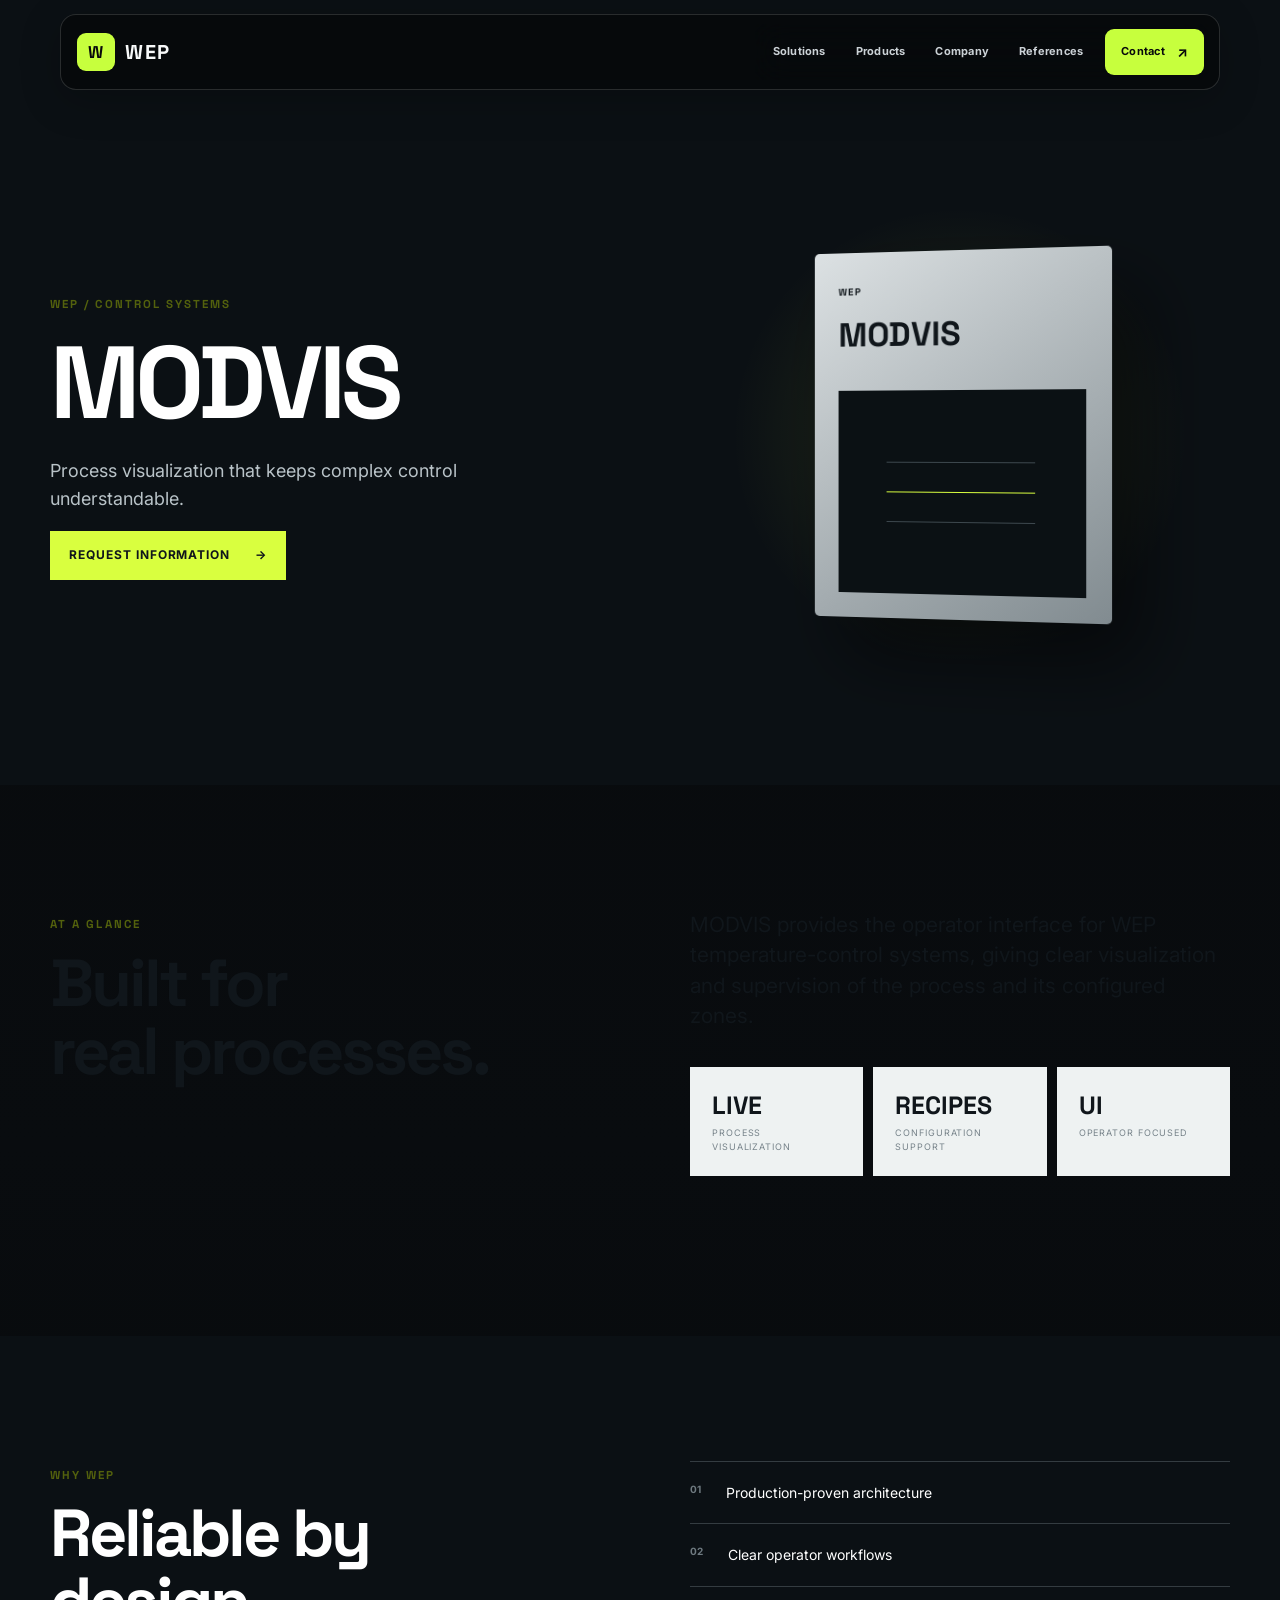
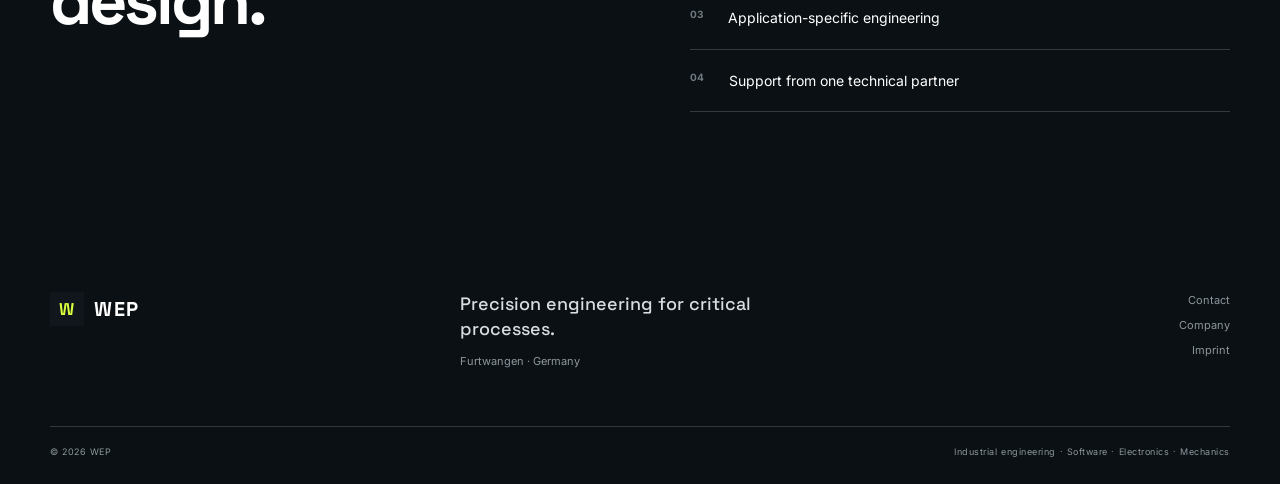
<file: product-modvis.html>
<!doctype html><html lang="en"><head><meta charset="utf-8"><meta name="viewport" content="width=device-width,initial-scale=1"><title>MODVIS — WEP</title><link rel="preconnect" href="https://fonts.googleapis.com"><link rel="preconnect" href="https://fonts.gstatic.com" crossorigin><link href="https://fonts.googleapis.com/css2?family=Inter:wght@400;500;600;700&family=Space+Grotesk:wght@500;600;700&display=swap" rel="stylesheet"><link rel="stylesheet" href="assets/css/style.css"></head><body><div data-site-header></div><main>
<section class="product-hero"><div class="container product-hero-grid"><div><span class="kicker">WEP / CONTROL SYSTEMS</span><h1>MODVIS</h1><p class="lead">Process visualization that keeps complex control understandable.</p><a class="btn btn-accent" href="contact.html">Request information <b>→</b></a></div><div class="abstract-product"><div class="product-box"><span>WEP</span><strong>MODVIS</strong><div class="product-display"></div></div></div></div></section>
<section class="section"><div class="container detail-grid"><div><span class="kicker">AT A GLANCE</span><h2>Built for<br>real processes.</h2></div><div><p class="large">MODVIS provides the operator interface for WEP temperature-control systems, giving clear visualization and supervision of the process and its configured zones.</p><div class="spec-cards"><div><b>LIVE</b><small>process visualization</small></div><div><b>RECIPES</b><small>configuration support</small></div><div><b>UI</b><small>operator focused</small></div></div></div></div></section>
<section class="section dark"><div class="container detail-grid"><div><span class="kicker">WHY WEP</span><h2>Reliable by<br>design.</h2></div><div class="feature-list"><div><b>01</b><span>Production-proven architecture</span></div><div><b>02</b><span>Clear operator workflows</span></div><div><b>03</b><span>Application-specific engineering</span></div><div><b>04</b><span>Support from one technical partner</span></div></div></div></section>
</main><div data-site-footer></div><script src="assets/js/main.js"></script></body></html>
</file>
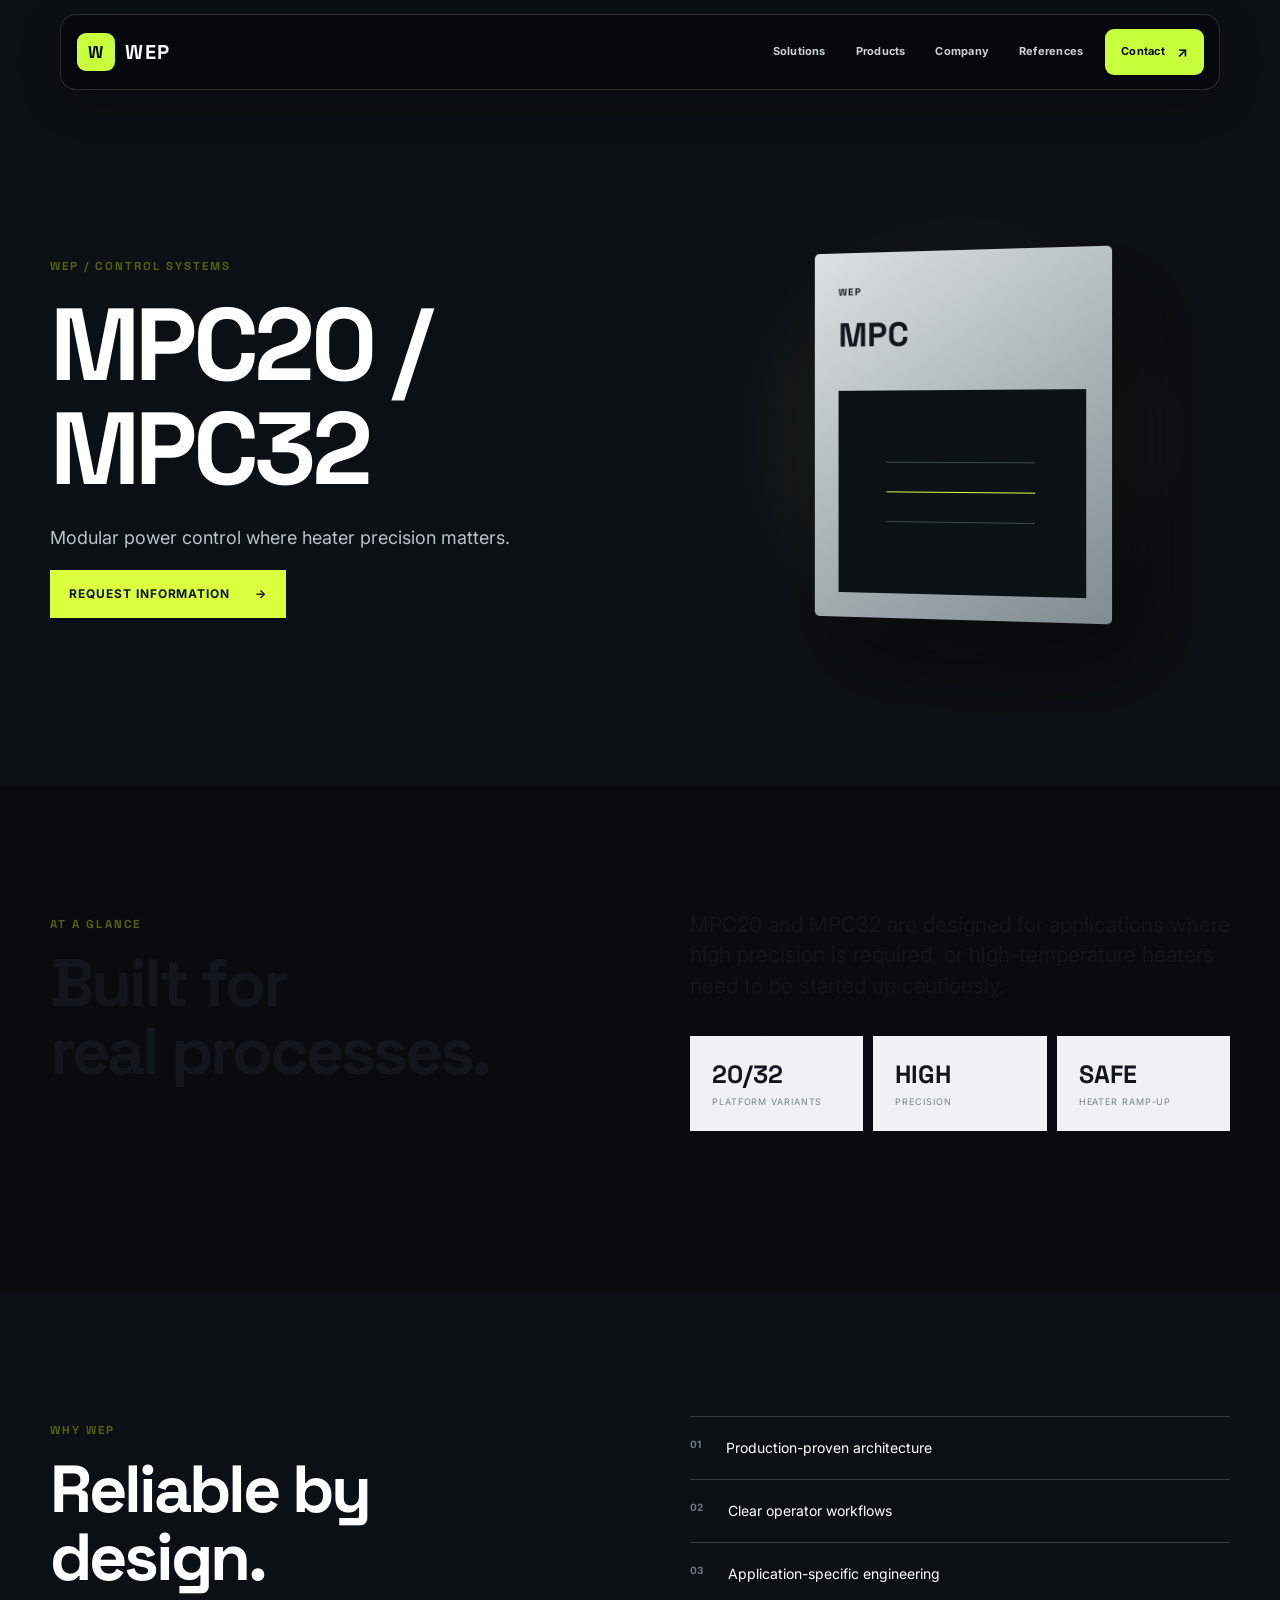
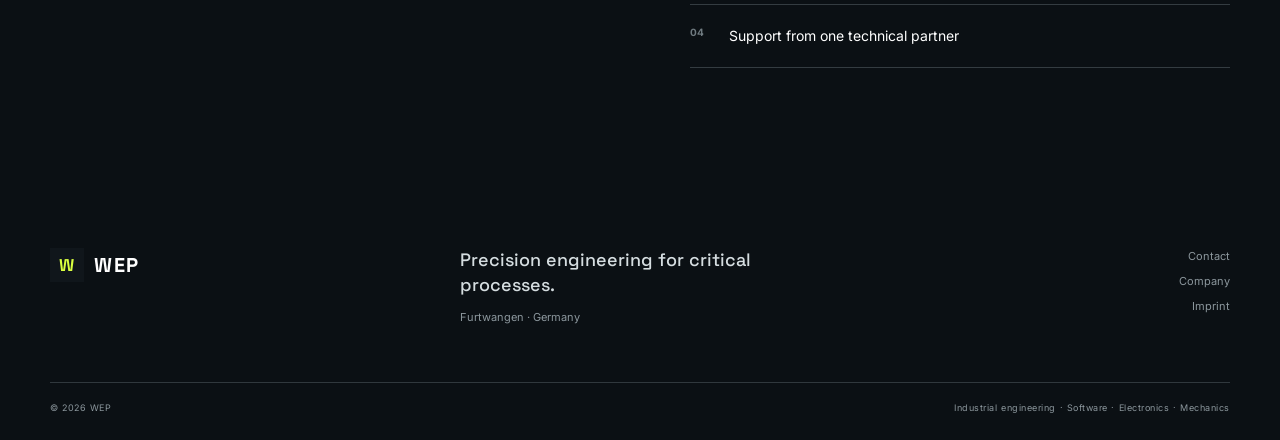
<file: product-mpc.html>
<!doctype html><html lang="en"><head><meta charset="utf-8"><meta name="viewport" content="width=device-width,initial-scale=1"><title>MPC20 / MPC32 — WEP</title><link rel="preconnect" href="https://fonts.googleapis.com"><link rel="preconnect" href="https://fonts.gstatic.com" crossorigin><link href="https://fonts.googleapis.com/css2?family=Inter:wght@400;500;600;700&family=Space+Grotesk:wght@500;600;700&display=swap" rel="stylesheet"><link rel="stylesheet" href="assets/css/style.css"></head><body><div data-site-header></div><main>
<section class="product-hero"><div class="container product-hero-grid"><div><span class="kicker">WEP / CONTROL SYSTEMS</span><h1>MPC20 / MPC32</h1><p class="lead">Modular power control where heater precision matters.</p><a class="btn btn-accent" href="contact.html">Request information <b>→</b></a></div><div class="abstract-product"><div class="product-box"><span>WEP</span><strong>MPC</strong><div class="product-display"></div></div></div></div></section>
<section class="section"><div class="container detail-grid"><div><span class="kicker">AT A GLANCE</span><h2>Built for<br>real processes.</h2></div><div><p class="large">MPC20 and MPC32 are designed for applications where high precision is required, or high-temperature heaters need to be started up cautiously.</p><div class="spec-cards"><div><b>20/32</b><small>platform variants</small></div><div><b>HIGH</b><small>precision</small></div><div><b>SAFE</b><small>heater ramp-up</small></div></div></div></div></section>
<section class="section dark"><div class="container detail-grid"><div><span class="kicker">WHY WEP</span><h2>Reliable by<br>design.</h2></div><div class="feature-list"><div><b>01</b><span>Production-proven architecture</span></div><div><b>02</b><span>Clear operator workflows</span></div><div><b>03</b><span>Application-specific engineering</span></div><div><b>04</b><span>Support from one technical partner</span></div></div></div></section>
</main><div data-site-footer></div><script src="assets/js/main.js"></script></body></html>
</file>
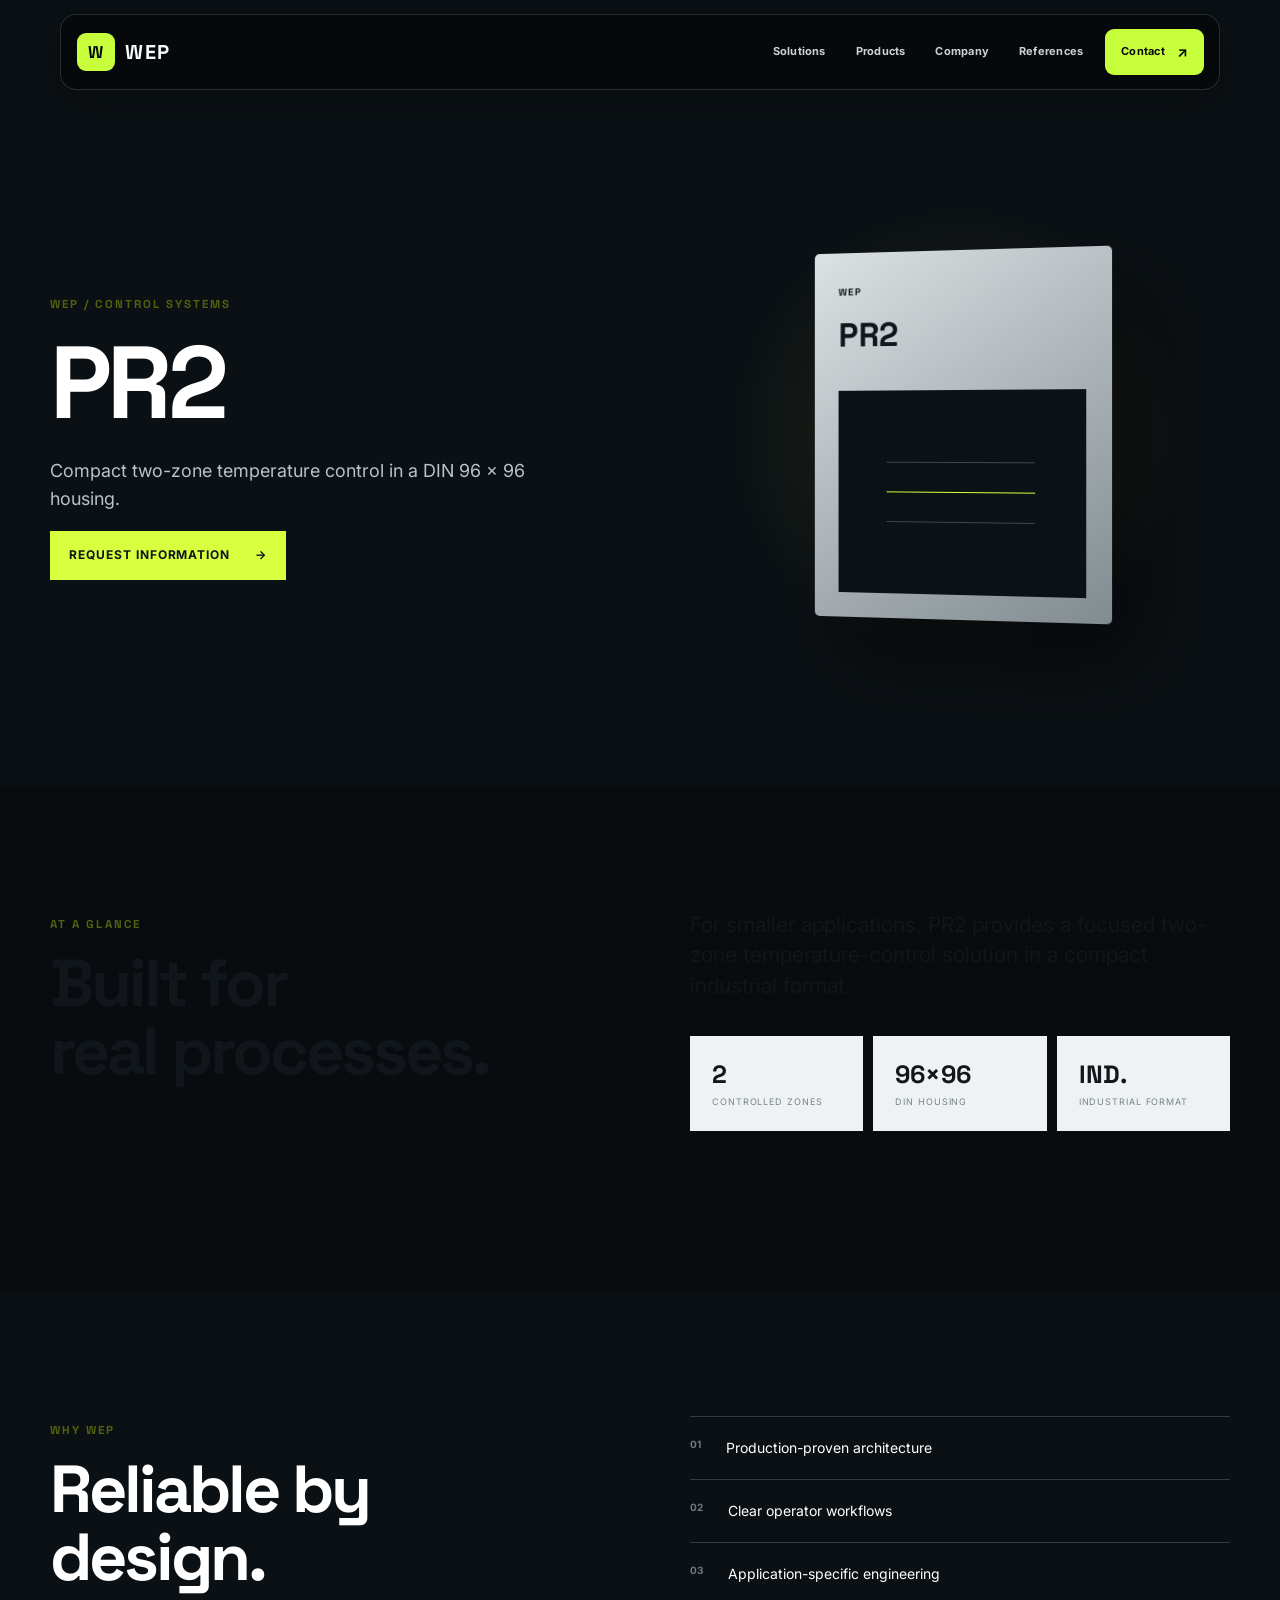
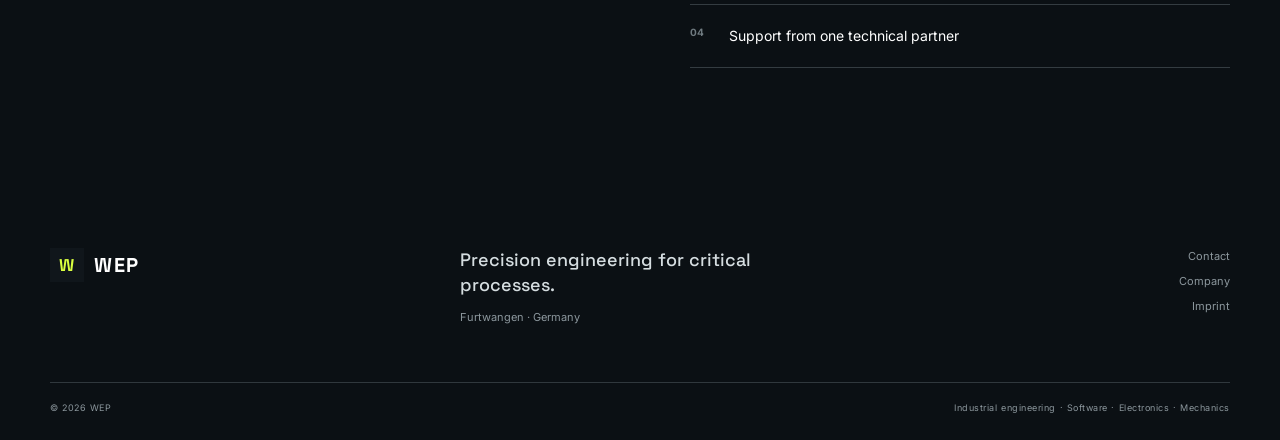
<file: product-pr2.html>
<!doctype html><html lang="en"><head><meta charset="utf-8"><meta name="viewport" content="width=device-width,initial-scale=1"><title>PR2 — WEP</title><link rel="preconnect" href="https://fonts.googleapis.com"><link rel="preconnect" href="https://fonts.gstatic.com" crossorigin><link href="https://fonts.googleapis.com/css2?family=Inter:wght@400;500;600;700&family=Space+Grotesk:wght@500;600;700&display=swap" rel="stylesheet"><link rel="stylesheet" href="assets/css/style.css"></head><body><div data-site-header></div><main>
<section class="product-hero"><div class="container product-hero-grid"><div><span class="kicker">WEP / CONTROL SYSTEMS</span><h1>PR2</h1><p class="lead">Compact two-zone temperature control in a DIN 96 × 96 housing.</p><a class="btn btn-accent" href="contact.html">Request information <b>→</b></a></div><div class="abstract-product"><div class="product-box"><span>WEP</span><strong>PR2</strong><div class="product-display"></div></div></div></div></section>
<section class="section"><div class="container detail-grid"><div><span class="kicker">AT A GLANCE</span><h2>Built for<br>real processes.</h2></div><div><p class="large">For smaller applications, PR2 provides a focused two-zone temperature-control solution in a compact industrial format.</p><div class="spec-cards"><div><b>2</b><small>controlled zones</small></div><div><b>96×96</b><small>DIN housing</small></div><div><b>IND.</b><small>industrial format</small></div></div></div></div></section>
<section class="section dark"><div class="container detail-grid"><div><span class="kicker">WHY WEP</span><h2>Reliable by<br>design.</h2></div><div class="feature-list"><div><b>01</b><span>Production-proven architecture</span></div><div><b>02</b><span>Clear operator workflows</span></div><div><b>03</b><span>Application-specific engineering</span></div><div><b>04</b><span>Support from one technical partner</span></div></div></div></section>
</main><div data-site-footer></div><script src="assets/js/main.js"></script></body></html>
</file>
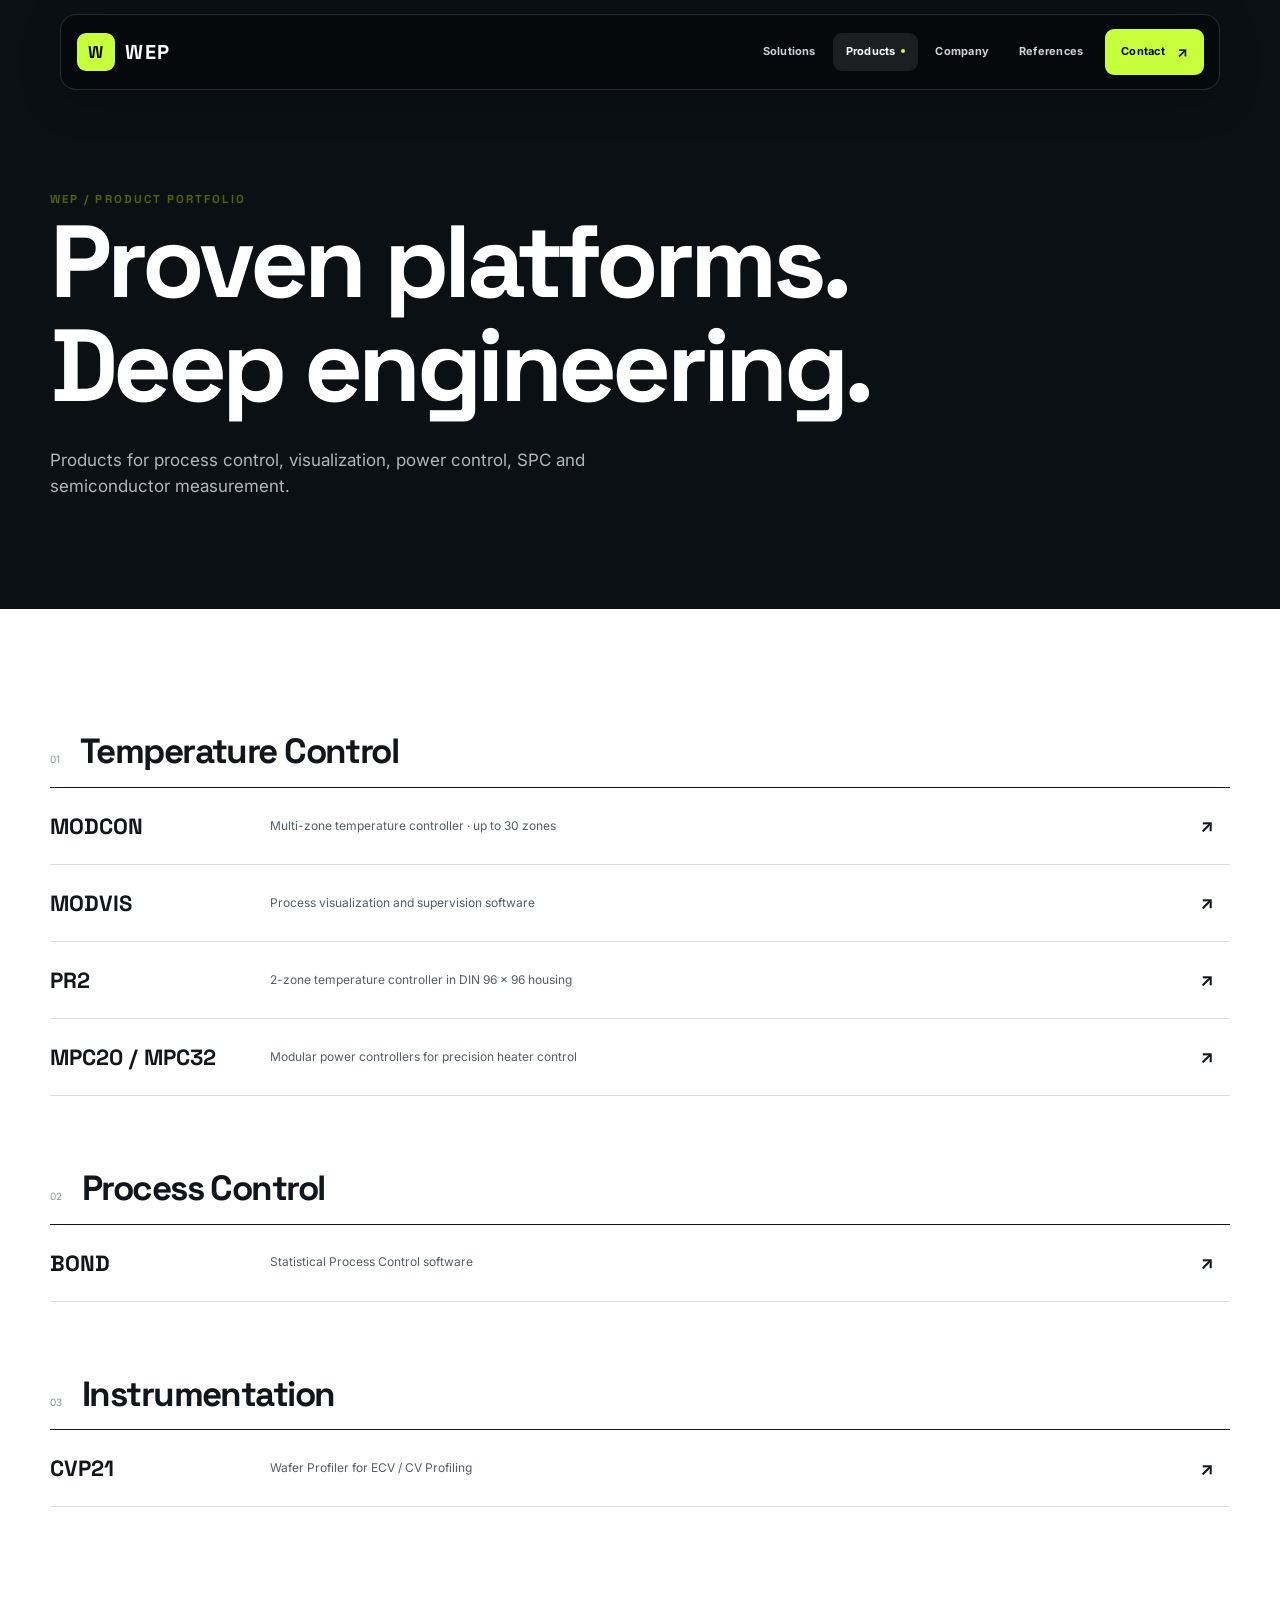
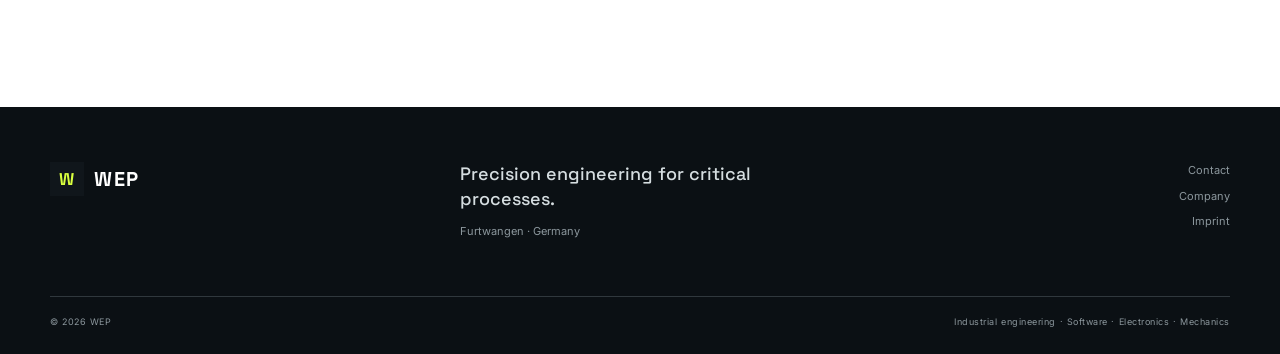
<file: products.html>
<!doctype html><html lang="en"><head><meta charset="utf-8"><meta name="viewport" content="width=device-width,initial-scale=1"><title>Products — WEP</title><link rel="preconnect" href="https://fonts.googleapis.com"><link rel="preconnect" href="https://fonts.gstatic.com" crossorigin><link href="https://fonts.googleapis.com/css2?family=Inter:wght@400;500;600;700&family=Space+Grotesk:wght@500;600;700&display=swap" rel="stylesheet"><link rel="stylesheet" href="assets/css/style.css"></head><body><div data-site-header></div><main>
<section class="page-hero dark-hero"><div class="container"><span class="kicker">WEP / PRODUCT PORTFOLIO</span><h1>Proven platforms.<br>Deep engineering.</h1><p>Products for process control, visualization, power control, SPC and semiconductor measurement.</p></div></section>
<section class="section product-catalog"><div class="container">
<div class="catalog-group" id="temperature"><div class="catalog-title"><span>01</span><h2>Temperature Control</h2></div>
<a class="catalog-row" href="product-modcon.html"><span>MODCON</span><small>Multi-zone temperature controller · up to 30 zones</small><b>↗</b></a>
<a class="catalog-row" href="product-modvis.html"><span>MODVIS</span><small>Process visualization and supervision software</small><b>↗</b></a>
<a class="catalog-row" href="product-pr2.html"><span>PR2</span><small>2-zone temperature controller in DIN 96 × 96 housing</small><b>↗</b></a>
<a class="catalog-row" href="product-mpc.html"><span>MPC20 / MPC32</span><small>Modular power controllers for precision heater control</small><b>↗</b></a></div>
<div class="catalog-group" id="bond"><div class="catalog-title"><span>02</span><h2>Process Control</h2></div><a class="catalog-row" href="product-bond.html"><span>BOND</span><small>Statistical Process Control software</small><b>↗</b></a></div>
<div class="catalog-group"><div class="catalog-title"><span>03</span><h2>Instrumentation</h2></div><a class="catalog-row" href="cvp21.html"><span>CVP21</span><small>Wafer Profiler for ECV / CV Profiling</small><b>↗</b></a></div>
</div></section></main><div data-site-footer></div><script src="assets/js/main.js"></script></body></html>
</file>
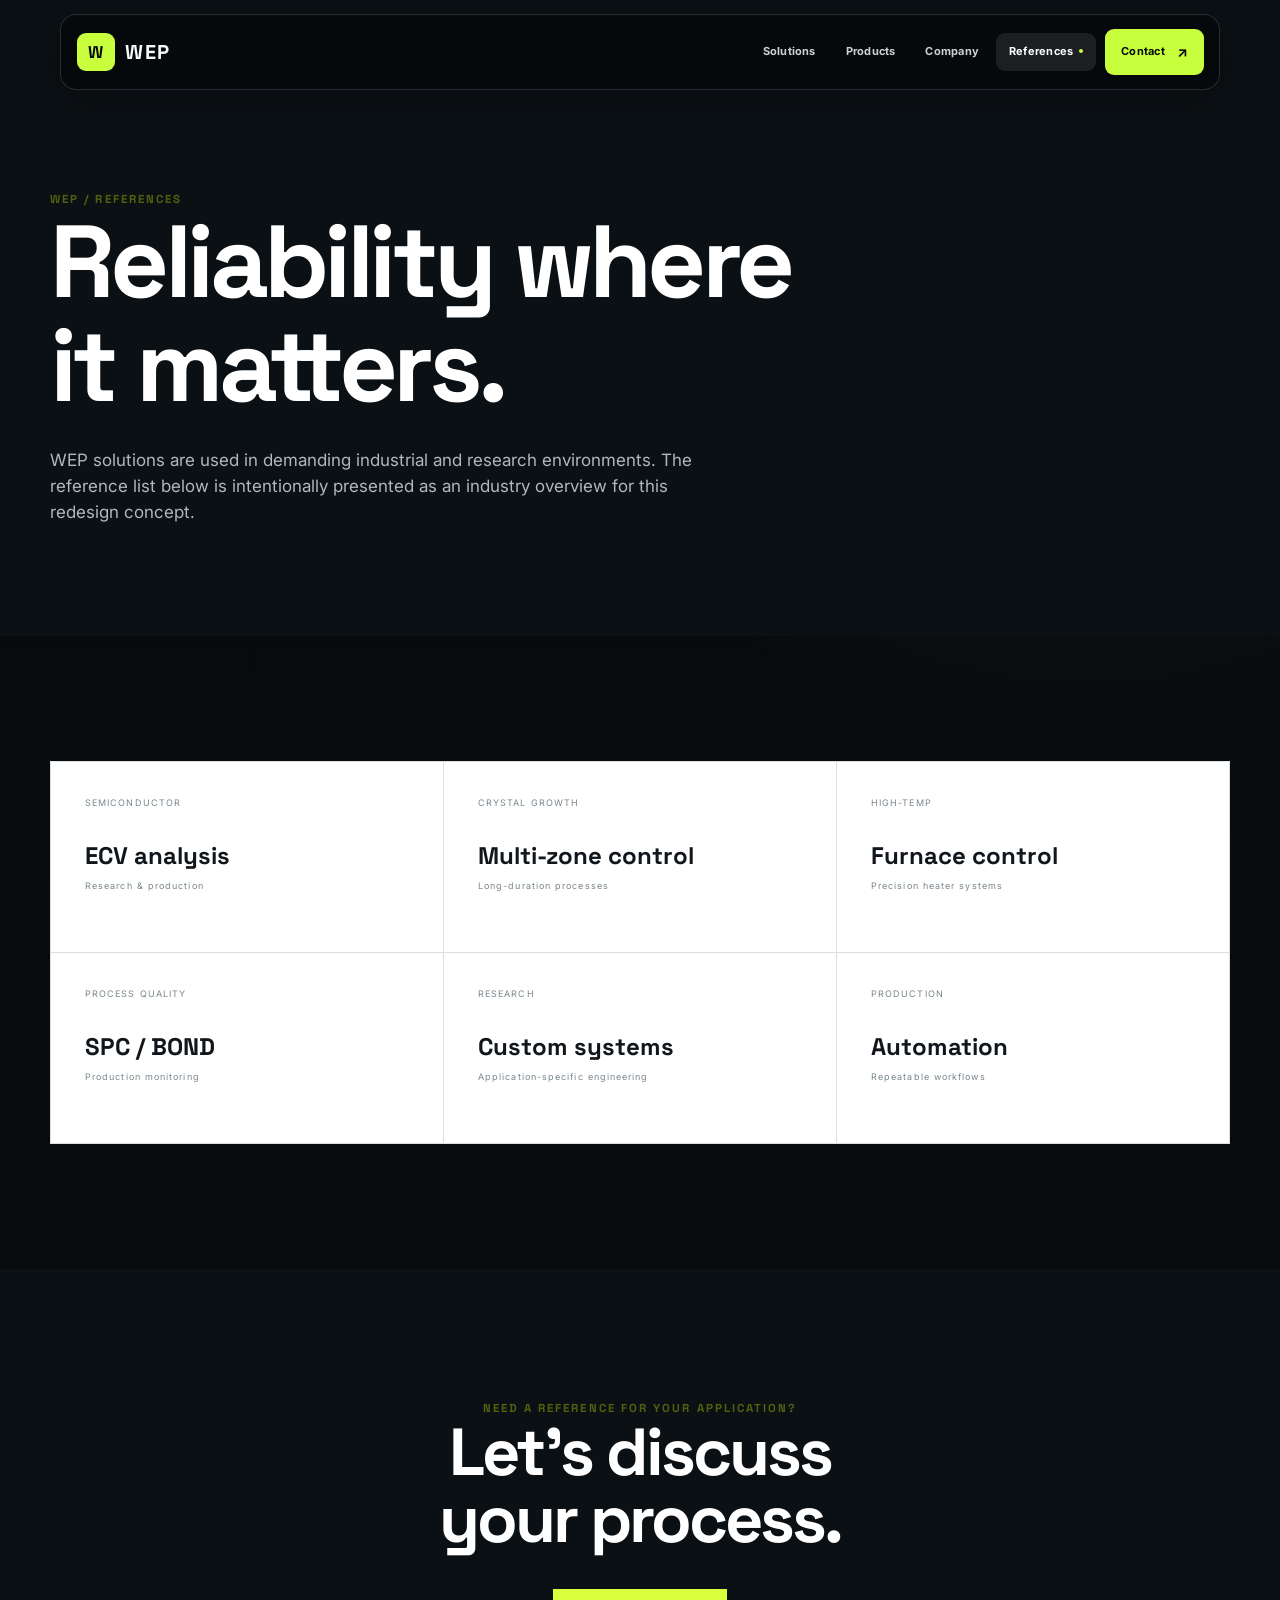
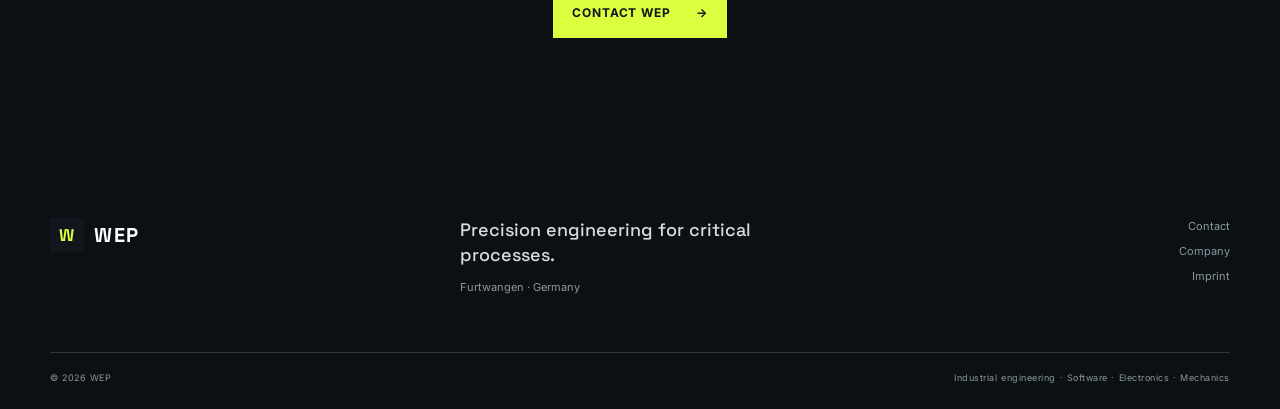
<file: references.html>
<!doctype html><html lang="en"><head><meta charset="utf-8"><meta name="viewport" content="width=device-width,initial-scale=1"><title>References — WEP</title><link rel="preconnect" href="https://fonts.googleapis.com"><link rel="preconnect" href="https://fonts.gstatic.com" crossorigin><link href="https://fonts.googleapis.com/css2?family=Inter:wght@400;500;600;700&family=Space+Grotesk:wght@500;600;700&display=swap" rel="stylesheet"><link rel="stylesheet" href="assets/css/style.css"></head><body><div data-site-header></div><main>
<section class="page-hero dark-hero"><div class="container"><span class="kicker">WEP / REFERENCES</span><h1>Reliability where<br>it matters.</h1><p>WEP solutions are used in demanding industrial and research environments. The reference list below is intentionally presented as an industry overview for this redesign concept.</p></div></section>
<section class="section"><div class="container"><div class="reference-grid"><div><span>SEMICONDUCTOR</span><strong>ECV analysis</strong><small>Research & production</small></div><div><span>CRYSTAL GROWTH</span><strong>Multi-zone control</strong><small>Long-duration processes</small></div><div><span>HIGH-TEMP</span><strong>Furnace control</strong><small>Precision heater systems</small></div><div><span>PROCESS QUALITY</span><strong>SPC / BOND</strong><small>Production monitoring</small></div><div><span>RESEARCH</span><strong>Custom systems</strong><small>Application-specific engineering</small></div><div><span>PRODUCTION</span><strong>Automation</strong><small>Repeatable workflows</small></div></div></div></section>
<section class="section dark"><div class="container centered"><span class="kicker">NEED A REFERENCE FOR YOUR APPLICATION?</span><h2>Let's discuss<br>your process.</h2><a class="btn btn-accent" href="contact.html">Contact WEP <b>→</b></a></div></section>
</main><div data-site-footer></div><script src="assets/js/main.js"></script></body></html>
</file>
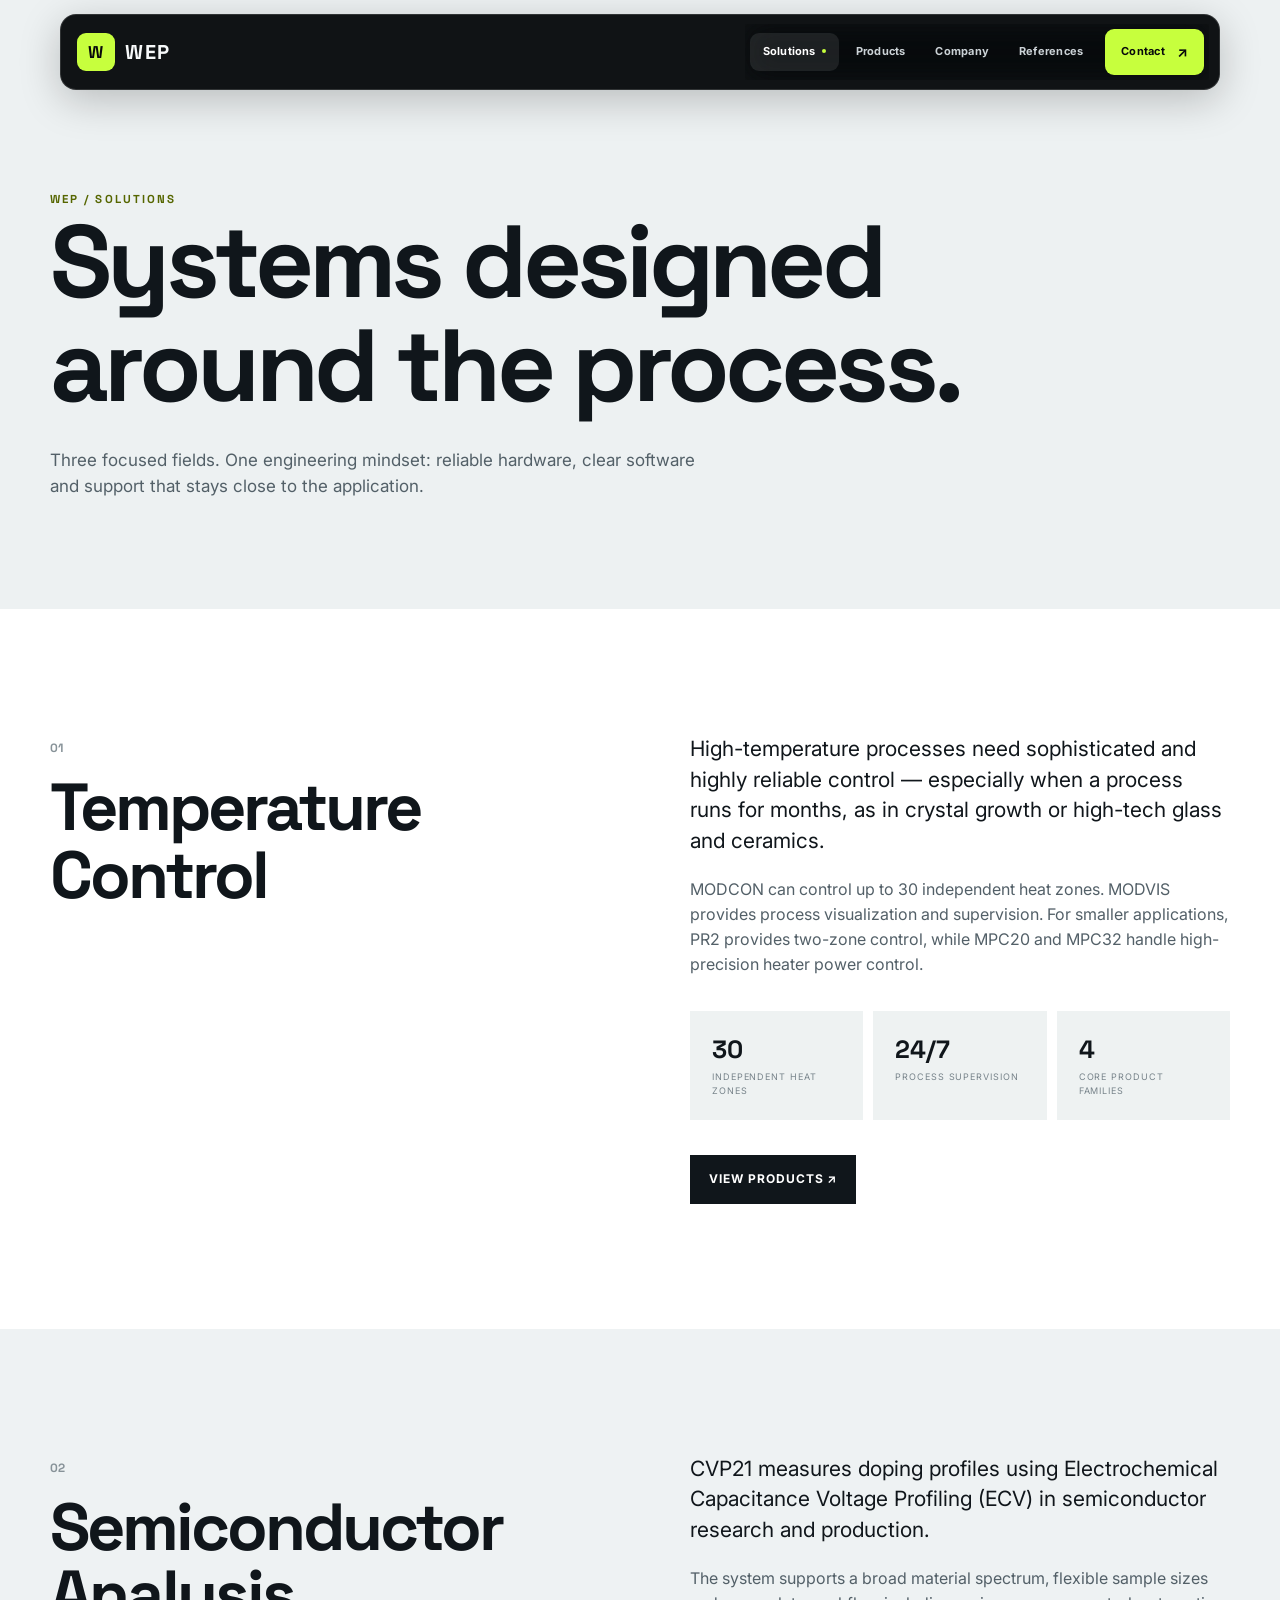
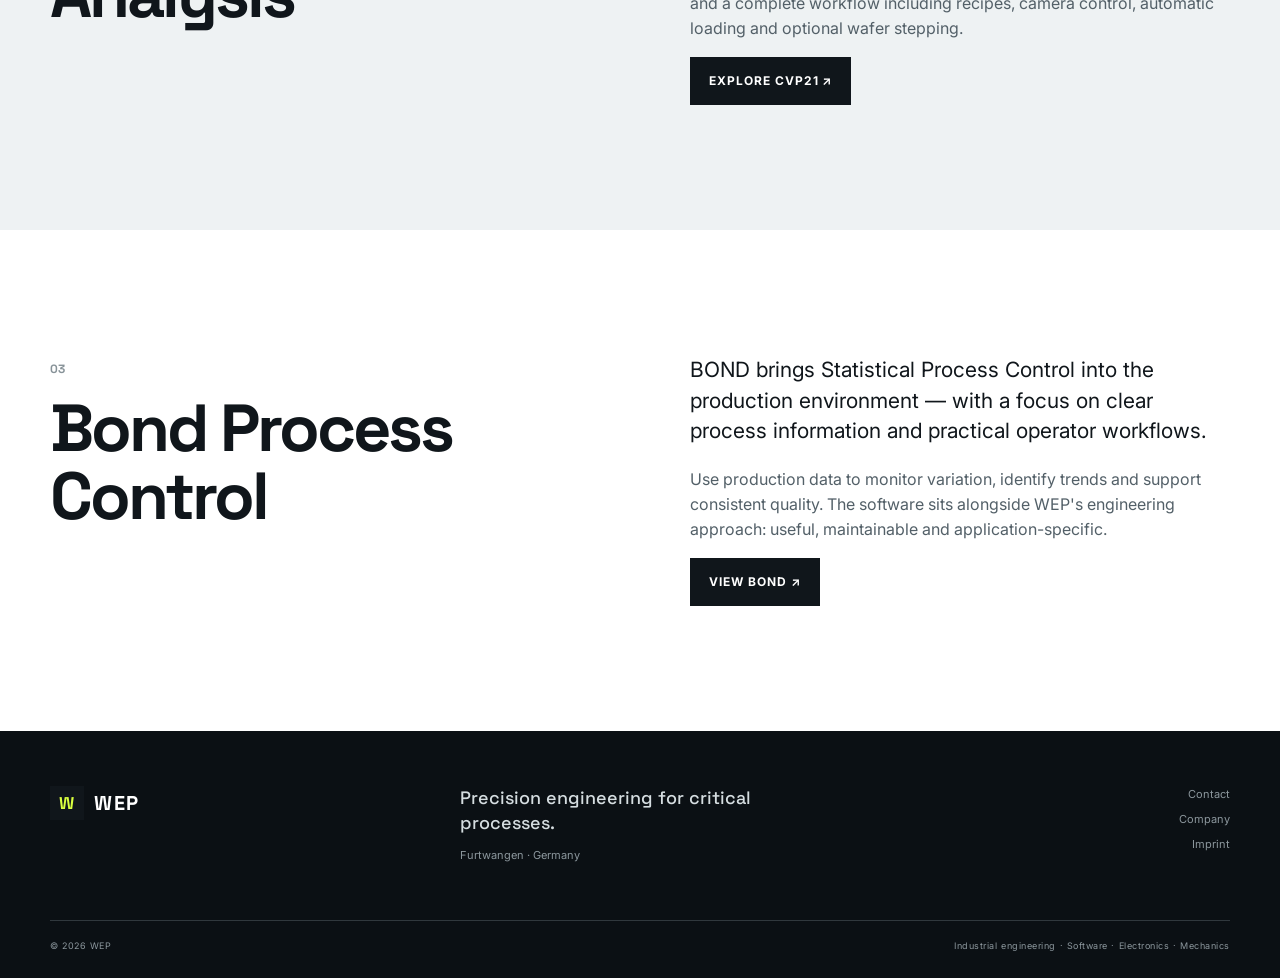
<file: solutions.html>
<!doctype html><html lang="en"><head>
<meta charset="utf-8"><meta name="viewport" content="width=device-width,initial-scale=1"><title>Solutions — WEP</title>
<link rel="preconnect" href="https://fonts.googleapis.com"><link rel="preconnect" href="https://fonts.gstatic.com" crossorigin><link href="https://fonts.googleapis.com/css2?family=Inter:wght@400;500;600;700&family=Space+Grotesk:wght@500;600;700&display=swap" rel="stylesheet"><link rel="stylesheet" href="assets/css/style.css"></head><body>
<div data-site-header></div><main>
<section class="page-hero"><div class="container"><span class="kicker">WEP / SOLUTIONS</span><h1>Systems designed<br>around the process.</h1><p>Three focused fields. One engineering mindset: reliable hardware, clear software and support that stays close to the application.</p></div></section>
<section class="section solution-detail" id="temperature"><div class="container detail-grid"><div><span class="index">01</span><h2>Temperature<br>Control</h2></div><div><p class="large">High-temperature processes need sophisticated and highly reliable control — especially when a process runs for months, as in crystal growth or high-tech glass and ceramics.</p><p>MODCON can control up to 30 independent heat zones. MODVIS provides process visualization and supervision. For smaller applications, PR2 provides two-zone control, while MPC20 and MPC32 handle high-precision heater power control.</p><div class="spec-cards"><div><b>30</b><small>independent heat zones</small></div><div><b>24/7</b><small>process supervision</small></div><div><b>4</b><small>core product families</small></div></div><a class="btn btn-dark" href="products.html#temperature">View products ↗</a></div></div></section>
<section class="section solution-detail alt" id="semiconductor"><div class="container detail-grid"><div><span class="index">02</span><h2>Semiconductor<br>Analysis</h2></div><div><p class="large">CVP21 measures doping profiles using Electrochemical Capacitance Voltage Profiling (ECV) in semiconductor research and production.</p><p>The system supports a broad material spectrum, flexible sample sizes and a complete workflow including recipes, camera control, automatic loading and optional wafer stepping.</p><a class="btn btn-dark" href="cvp21.html">Explore CVP21 ↗</a></div></div></section>
<section class="section solution-detail" id="bond"><div class="container detail-grid"><div><span class="index">03</span><h2>Bond Process<br>Control</h2></div><div><p class="large">BOND brings Statistical Process Control into the production environment — with a focus on clear process information and practical operator workflows.</p><p>Use production data to monitor variation, identify trends and support consistent quality. The software sits alongside WEP's engineering approach: useful, maintainable and application-specific.</p><a class="btn btn-dark" href="products.html#bond">View BOND ↗</a></div></div></section>
</main><div data-site-footer></div><script src="assets/js/main.js"></script></body></html>
</file>
<file: assets/css/style.css>
:root{--ink:#10161b;--muted:#6b777e;--line:#d9dfe2;--paper:#f3f6f6;--white:#fff;--dark:#0b1014;--acid:#d9ff3f;--max:1180px}
*{box-sizing:border-box}html{scroll-behavior:smooth}body{margin:0;background:var(--paper);color:var(--ink);font-family:Inter,Arial,sans-serif;line-height:1.55}a{text-decoration:none;color:inherit}.container{width:min(var(--max),calc(100% - 48px));margin:auto}
.site-header{height:80px;position:fixed;z-index:50;top:0;left:0;right:0;display:flex;align-items:center;justify-content:space-between;padding:0 max(24px,calc((100vw - 1180px)/2));background:rgba(243,246,246,.9);backdrop-filter:blur(16px);border-bottom:1px solid rgba(16,22,27,.08)}.brand{display:flex;align-items:center;gap:10px;font:700 20px "Space Grotesk";letter-spacing:.08em}.brand-mark{display:grid;place-items:center;width:34px;height:34px;background:var(--ink);color:var(--acid);font-size:17px}.nav{display:flex;align-items:center;gap:30px;font-size:12px;font-weight:700}.nav a:not(.nav-cta){opacity:.65}.nav a:hover{opacity:1}.nav-cta{border:1px solid var(--ink);padding:10px 17px}.menu-toggle{display:none;border:0;background:none;font-size:24px}
h1,h2,h3{font-family:"Space Grotesk";line-height:1.02;letter-spacing:-.045em;margin:0}h1{font-size:clamp(58px,8vw,112px)}h2{font-size:clamp(42px,5.2vw,70px)}h3{font-size:30px}.lead{font-size:18px;max-width:650px;color:#b9c3c8}.kicker{font:700 10px "Space Grotesk";letter-spacing:.18em;color:#77838a}.eyebrow{display:flex;gap:10px;align-items:center;color:var(--acid);font:700 10px "Space Grotesk";letter-spacing:.17em}.eyebrow i{width:7px;height:7px;background:var(--acid);border-radius:50%}
.btn{display:inline-flex;align-items:center;justify-content:space-between;gap:25px;padding:15px 19px;font-size:12px;font-weight:800}.btn-accent{background:var(--acid);color:var(--ink)}.btn-line{border:1px solid #465057;color:#fff}.btn-dark{background:var(--ink);color:#fff}.actions{display:flex;gap:10px;margin-top:35px}
.hero{background:var(--dark);color:#fff;overflow:hidden;position:relative}.hero-home{min-height:900px;padding-top:80px;display:flex;align-items:center}.hero-inner{padding:90px 0;position:relative;z-index:2}.hero h1{margin:25px 0}.hero h1 span{color:var(--acid)}.hero-noise{position:absolute;inset:0;opacity:.12;background-image:linear-gradient(rgba(255,255,255,.04) 1px,transparent 1px),linear-gradient(90deg,rgba(255,255,255,.04) 1px,transparent 1px);background-size:72px 72px;mask-image:linear-gradient(90deg,#000,transparent 80%)}.hero-orbit{position:absolute;width:700px;height:700px;border:1px solid rgba(217,255,63,.15);border-radius:50%;right:-120px;top:100px;box-shadow:0 0 120px rgba(217,255,63,.06),inset 0 0 120px rgba(217,255,63,.04)}.hero-bottom{display:flex;gap:55px;border-top:1px solid #31393e;margin-top:110px;padding-top:24px}.hero-bottom div{display:flex;align-items:baseline;gap:12px}.hero-bottom strong{font:700 30px "Space Grotesk"}.hero-bottom span{font-size:9px;line-height:1.25;letter-spacing:.12em;text-transform:uppercase;color:#8b969c}
.section{padding:125px 0}.split-head{display:grid;grid-template-columns:1.15fr .85fr;gap:80px;align-items:end}.split-head p{margin:0;color:var(--muted);max-width:450px}.split-head h2{margin-top:14px}.intro{background:#f3f6f6}.service-grid{display:grid;grid-template-columns:repeat(3,1fr);border-top:1px solid var(--line);border-bottom:1px solid var(--line);margin-top:60px}.service-card{min-height:390px;padding:34px 31px;border-right:1px solid var(--line);position:relative}.service-card:last-child{border:0}.service-card.dark{background:var(--dark);color:#fff}.service-card>span{font-size:10px;color:#8a959b}.service-icon{font-size:38px;margin:40px 0 25px}.service-card p{font-size:13px;color:var(--muted);max-width:300px}.service-card.dark p{color:#a9b4ba}.service-card>b{position:absolute;bottom:35px;font-size:10px;letter-spacing:.08em}.dark{background:var(--dark);color:#fff}.capability-layout{display:grid;grid-template-columns:1fr 1fr;gap:100px}.capability-layout h2{margin-top:14px}.capability-list{border-top:1px solid #343c41}.capability-list div{display:flex;gap:22px;padding:19px 0;border-bottom:1px solid #343c41}.capability-list b,.feature-list>b{font-size:10px;color:#6f7a80}.capability-list span{font-size:14px}
.product-feature{display:grid;grid-template-columns:1fr 1fr;gap:100px;align-items:center}.product-stage{height:560px;background:#e3e9e9;position:relative;display:grid;place-items:center;overflow:hidden}.stage-grid{position:absolute;inset:0;background-image:linear-gradient(#cbd3d5 1px,transparent 1px),linear-gradient(90deg,#cbd3d5 1px,transparent 1px);background-size:50px 50px;opacity:.45}.product-stage label{position:absolute;left:24px;bottom:20px;font:700 9px "Space Grotesk";letter-spacing:.15em;color:#6b777d}.machine{position:relative;width:300px;height:385px;background:linear-gradient(145deg,#dfe4e6,#8b959a);padding:22px;border-radius:6px;box-shadow:30px 35px 65px rgba(0,0,0,.2);z-index:2}.machine-head{display:flex;justify-content:space-between;font:700 10px "Space Grotesk"}.screen{height:220px;background:#0b1114;margin-top:25px;padding:25px;overflow:hidden}.screen-ui{color:#8f9aa0;font:9px "Space Grotesk";position:relative;height:100%}.screen-ui i{position:absolute;bottom:10px;width:28px;background:var(--acid);transform:skewY(-20deg)}.screen-ui i:nth-of-type(1){height:50px;left:5px}.screen-ui i:nth-of-type(2){height:115px;left:48px}.screen-ui i:nth-of-type(3){height:78px;left:91px}.screen-ui i:nth-of-type(4){height:145px;left:134px}.screen-ui i:nth-of-type(5){height:105px;left:177px}.machine-base{display:flex;gap:12px;margin-top:27px}.machine-base em{height:9px;width:42px;background:#687277;border-radius:9px}.product-copy h2{margin:15px 0 24px}.product-copy>p{color:var(--muted)}.check-list{list-style:none;padding:0;margin:32px 0}.check-list li{padding:12px 0;border-top:1px solid var(--line);font-size:12px}.check-list li:before{content:"✓";color:#789000;margin-right:12px}.text-link{font-size:12px;font-weight:800}.text-link span{margin-left:20px}
.references-strip{padding:65px 0}.ticker{display:flex;justify-content:space-between;gap:25px;flex-wrap:wrap;border-top:1px solid var(--line);border-bottom:1px solid var(--line);padding:25px 0;margin-top:18px;font:700 10px "Space Grotesk";letter-spacing:.13em;color:#738087}
.page-hero{padding:185px 0 110px;background:#e6ebec}.page-hero.dark-hero{background:var(--dark);color:#fff}.page-hero p{font-size:17px;max-width:650px;color:var(--muted);margin:28px 0 0}.dark-hero p{color:#aeb8bd}.solution-detail{background:#fff}.solution-detail.alt{background:#e9eeef}.detail-grid{display:grid;grid-template-columns:1fr 1fr;gap:100px}.detail-grid .index{font:700 12px "Space Grotesk";color:#879298}.detail-grid h2{margin-top:15px}.detail-grid p{color:var(--muted)}.detail-grid .large{font-size:21px;line-height:1.45;color:var(--ink);margin-top:0}.spec-cards{display:grid;grid-template-columns:repeat(3,1fr);gap:10px;margin:35px 0}.spec-cards>div{padding:22px;background:#eef2f2}.spec-cards b{font:700 25px "Space Grotesk";display:block}.spec-cards small{display:block;font-size:9px;text-transform:uppercase;letter-spacing:.1em;color:#77838a;margin-top:5px}
.product-catalog{background:#fff}.catalog-group{margin-bottom:75px}.catalog-title{display:flex;gap:20px;align-items:baseline;border-bottom:1px solid var(--ink);padding-bottom:17px}.catalog-title>span{font-size:10px;color:#8b969c}.catalog-title h2{font-size:35px}.catalog-row{display:grid;grid-template-columns:220px 1fr 30px;align-items:center;padding:24px 0;border-bottom:1px solid var(--line)}.catalog-row:hover{padding-left:12px;background:#fafbfb}.catalog-row span{font:700 22px "Space Grotesk"}.catalog-row small{color:var(--muted);font-size:12px}.catalog-row b{font-size:18px}
.product-hero{padding:175px 0 100px;background:var(--dark);color:#fff;overflow:hidden}.product-hero-grid{display:grid;grid-template-columns:1fr 1fr;gap:100px;align-items:center}.product-hero h1{margin:16px 0 22px}.abstract-product{height:500px;display:grid;place-items:center;background:radial-gradient(circle,rgba(217,255,63,.13),transparent 62%)}.product-box{width:300px;height:370px;padding:25px;background:linear-gradient(145deg,#dce1e3,#818b90);color:var(--ink);box-shadow:30px 40px 80px #0008;border-radius:5px;transform:perspective(900px) rotateY(-8deg)}.product-box>span{font:700 10px "Space Grotesk";letter-spacing:.12em}.product-box>strong{display:block;font:700 34px "Space Grotesk";margin-top:12px}.product-display{height:205px;background:#0b1114;margin-top:35px;position:relative}.product-display:after{content:"";position:absolute;left:20%;right:20%;top:50%;height:1px;background:var(--acid);box-shadow:0 -30px #3d484e,0 30px #3d484e}.chart-display{background:linear-gradient(#0b1114,#10181c)}.chart-display i{position:absolute;bottom:30px;width:30px;background:var(--acid);transform:skewY(-18deg)}.chart-display i:nth-child(1){left:35px;height:55px}.chart-display i:nth-child(2){left:80px;height:110px}.chart-display i:nth-child(3){left:125px;height:80px}.chart-display i:nth-child(4){left:170px;height:145px}.chart-display i:nth-child(5){left:215px;height:100px}
.feature-list{border-top:1px solid #343c41}.feature-list>div{display:flex;gap:25px;padding:20px 0;border-bottom:1px solid #343c41}.feature-list b{font-size:10px;color:#6f7a80}.feature-list span{font-size:14px}.feature-list strong,.feature-list small{display:block}.feature-list small{color:#8f9aa0;font-size:11px;margin-top:5px}.metric-grid{display:grid;grid-template-columns:repeat(4,1fr);border-top:1px solid var(--line);border-bottom:1px solid var(--line)}.metric-grid div{padding:30px;border-right:1px solid var(--line)}.metric-grid div:last-child{border:0}.metric-grid strong{font:700 34px "Space Grotesk";display:block}.metric-grid span{font-size:10px;text-transform:uppercase;letter-spacing:.08em;color:#77838a}.material-section{background:#e8edee}.tag-cloud{display:flex;flex-wrap:wrap;gap:10px;align-content:start}.tag-cloud span{font:700 16px "Space Grotesk";padding:14px 18px;border:1px solid #c5ced1;background:#f3f6f6}.cvp-features>div{padding:26px 0}.cvp-features span{font-size:17px}.cvp-features small{font-size:12px}
.company-story{display:grid;grid-template-columns:1fr 1fr;gap:100px}.company-story p{color:var(--muted)}.company-story .large{font-size:22px;line-height:1.45;color:var(--ink)}.capability-grid{display:grid;grid-template-columns:1fr 1fr;border-top:1px solid #343c41;margin-top:45px}.capability-grid>div{padding:30px;border-bottom:1px solid #343c41}.capability-grid>div:nth-child(odd){border-right:1px solid #343c41}.capability-grid b{font:700 12px "Space Grotesk";letter-spacing:.12em}.capability-grid p{color:#8f9aa0;font-size:13px}.location-card{display:grid;grid-template-columns:1fr 1fr;gap:100px;align-items:center}.location-card p{color:var(--muted);margin-top:30px}.map-placeholder{height:370px;background:#dfe5e6;display:flex;align-items:center;justify-content:center;gap:35px;position:relative;background-image:linear-gradient(25deg,transparent 49%,#c9d1d3 50%,transparent 51%),linear-gradient(155deg,transparent 49%,#c9d1d3 50%,transparent 51%);background-size:100% 70px,100% 90px}.map-placeholder b{display:grid;place-items:center;width:72px;height:72px;border-radius:50%;background:var(--acid);font:700 14px "Space Grotesk";box-shadow:0 0 0 12px #d9ff3f55}.map-placeholder span{font:700 9px "Space Grotesk";letter-spacing:.12em;color:#748086}
.reference-grid{display:grid;grid-template-columns:repeat(3,1fr);gap:1px;background:var(--line);border:1px solid var(--line)}.reference-grid>div{background:#fff;padding:34px;min-height:190px}.reference-grid span,.reference-grid small{display:block;font-size:9px;letter-spacing:.12em;color:#7a868c}.reference-grid strong{display:block;font:700 24px "Space Grotesk";margin:30px 0 8px}.centered{text-align:center}.centered .btn{margin-top:35px}
.contact-hero{padding:170px 0 110px;background:var(--acid)}.contact-layout{display:grid;grid-template-columns:1fr 1fr;gap:100px;align-items:start}.contact-hero h1{margin:16px 0}.contact-hero .lead{color:#39440d}.contact-panel{background:#fff;padding:40px}.contact-panel h2{font-size:28px;margin:15px 0 30px}.contact-panel address{font-style:normal;color:var(--muted);font-size:13px;margin-bottom:25px}.contact-panel>a:not(.btn){display:block;font-size:13px;font-weight:700;margin:7px 0}.contact-panel .btn{margin-top:28px}.contact-notes{display:grid;grid-template-columns:1fr 1fr;gap:100px}.contact-notes p{color:var(--muted);font-size:16px}.muted{font-size:12px!important}.legal .narrow{max-width:760px}.legal h2{font-size:35px}.legal h3{font-size:24px;margin-top:50px}
.footer{background:var(--dark);color:#8c979d;padding:55px 0 25px}.footer-main{display:grid;grid-template-columns:1fr 1fr 1fr;gap:50px;align-items:start}.footer-brand{color:#fff}.footer-main b{font:500 18px "Space Grotesk";color:#d5dde0}.footer-main p{font-size:11px}.footer-links{display:flex;flex-direction:column;gap:8px;align-items:flex-end;font-size:11px}.footer-bottom{border-top:1px solid #30383d;margin-top:45px;padding-top:18px;display:flex;justify-content:space-between;font-size:9px;letter-spacing:.06em}
@media(max-width:800px){.nav{display:none}.nav.open{display:flex;position:absolute;top:80px;left:0;right:0;background:var(--paper);padding:20px 24px;flex-direction:column;align-items:flex-start;gap:18px;border-bottom:1px solid var(--line)}.menu-toggle{display:block}.container{width:min(var(--max),calc(100% - 32px))}.hero-home{min-height:820px}.hero-bottom{gap:22px;flex-wrap:wrap;margin-top:75px}.hero-bottom div{min-width:105px}.section{padding:85px 0}.split-head,.service-grid,.capability-layout,.product-feature,.detail-grid,.product-hero-grid,.company-story,.location-card,.contact-layout,.contact-notes{grid-template-columns:1fr;gap:45px}.service-card{border-right:0;border-bottom:1px solid var(--line)}.service-card:last-child{border-bottom:0}.product-stage{height:470px}.catalog-row{grid-template-columns:1fr 30px;gap:8px}.catalog-row small{grid-column:1}.catalog-row span{font-size:19px}.metric-grid{grid-template-columns:1fr 1fr}.metric-grid div:nth-child(2){border-right:0}.metric-grid div:nth-child(-n+2){border-bottom:1px solid var(--line)}.reference-grid{grid-template-columns:1fr}.footer-main{grid-template-columns:1fr;gap:25px}.footer-links{align-items:flex-start}.footer-bottom{flex-direction:column;gap:8px}.page-hero{padding:145px 0 80px}.product-hero{padding:145px 0 70px}.abstract-product{height:410px}.contact-hero{padding:145px 0 80px}.spec-cards{grid-template-columns:1fr}.ticker{justify-content:flex-start}}
@media(max-width:460px){h1{font-size:52px}.hero-copy,.lead{font-size:16px}.actions{flex-direction:column;align-items:flex-start}.machine,.product-box{transform:scale(.84)}.product-stage{height:430px}.metric-grid strong{font-size:27px}}


/* =========================================================
   WEPControl V3 — premium industrial presentation layer
   Image/logo placeholders are intentionally dark until
   approved original WEPControl assets are supplied.
   ========================================================= */

:root {
  --v3-bg: #07090b;
  --v3-panel: #0d1115;
  --v3-panel-2: #11171c;
  --v3-line: rgba(255,255,255,.10);
  --v3-text: #f3f5f6;
  --v3-muted: #9aa4ab;
  --v3-accent: #c7ff3d;
  --v3-accent-2: #e5ff9d;
}

html { scroll-behavior: smooth; }
body {
  background:
    radial-gradient(circle at 85% 5%, rgba(199,255,61,.055), transparent 30%),
    linear-gradient(180deg, #07090b 0%, #090c0f 55%, #06080a 100%);
  color: var(--v3-text);
}

body::before {
  content: "";
  position: fixed;
  inset: 0;
  pointer-events: none;
  opacity: .22;
  background-image:
    linear-gradient(rgba(255,255,255,.028) 1px, transparent 1px),
    linear-gradient(90deg, rgba(255,255,255,.028) 1px, transparent 1px);
  background-size: 48px 48px;
  mask-image: linear-gradient(to bottom, black, transparent 80%);
  z-index: -1;
}

a { transition: color .2s ease, border-color .2s ease, transform .2s ease, background .2s ease; }

header, nav, .site-header {
  backdrop-filter: blur(16px);
  -webkit-backdrop-filter: blur(16px);
}

img {
  max-width: 100%;
  height: auto;
}

/* Universal image/logo placeholders */
.image-placeholder,
.logo-placeholder,
.media-placeholder,
.product-image-placeholder {
  position: relative;
  min-height: 280px;
  background:
    radial-gradient(circle at 50% 50%, rgba(199,255,61,.055), transparent 38%),
    linear-gradient(145deg, #050607, #111417);
  border: 1px solid var(--v3-line);
  overflow: hidden;
  display: grid;
  place-items: center;
  box-shadow: inset 0 0 80px rgba(0,0,0,.55);
}

.image-placeholder::before,
.logo-placeholder::before,
.media-placeholder::before,
.product-image-placeholder::before {
  content: "";
  position: absolute;
  inset: 18px;
  border: 1px dashed rgba(255,255,255,.12);
  pointer-events: none;
}

.image-placeholder::after,
.logo-placeholder::after,
.media-placeholder::after,
.product-image-placeholder::after {
  content: "IMAGE / LOGO PLACEHOLDER";
  position: relative;
  z-index: 2;
  color: #606970;
  letter-spacing: .18em;
  font-size: .68rem;
  font-weight: 600;
}

/* Product-card presentation */
.card, .product-card, .solution-card, .reference-card {
  background: linear-gradient(145deg, rgba(17,23,28,.96), rgba(8,11,13,.96));
  border: 1px solid var(--v3-line);
  box-shadow: 0 20px 60px rgba(0,0,0,.22);
  transition: transform .25s ease, border-color .25s ease, box-shadow .25s ease;
}
.card:hover, .product-card:hover, .solution-card:hover, .reference-card:hover {
  transform: translateY(-4px);
  border-color: rgba(199,255,61,.32);
  box-shadow: 0 26px 70px rgba(0,0,0,.38);
}

.btn, button {
  border-radius: 0 !important;
  text-transform: uppercase;
  letter-spacing: .08em;
  font-weight: 700;
}

.btn-primary {
  background: var(--v3-accent) !important;
  color: #080a0b !important;
  border-color: var(--v3-accent) !important;
}
.btn-primary:hover {
  background: var(--v3-accent-2) !important;
  transform: translateY(-2px);
}

/* Technical eyebrow labels */
.eyebrow, .kicker, .section-kicker {
  text-transform: uppercase;
  letter-spacing: .18em;
  font-size: .72rem;
  font-weight: 700;
  color: var(--v3-accent);
}

/* Better tables / specs */
table {
  border-collapse: collapse;
  width: 100%;
  background: rgba(255,255,255,.015);
}
th, td {
  border-bottom: 1px solid var(--v3-line);
  padding: 14px 12px;
  text-align: left;
}
th {
  color: #dbe1e5;
  text-transform: uppercase;
  letter-spacing: .08em;
  font-size: .72rem;
}
td { color: var(--v3-muted); }

/* Placeholder utility that can be used anywhere */
.v3-media {
  min-height: 360px;
  display: grid;
  place-items: center;
  background:
    linear-gradient(90deg, transparent 49.8%, rgba(199,255,61,.10) 50%, transparent 50.2%),
    linear-gradient(0deg, transparent 49.8%, rgba(199,255,61,.10) 50%, transparent 50.2%),
    radial-gradient(circle, rgba(199,255,61,.055), transparent 42%),
    #050607;
  background-size: 100% 100%, 100% 100%, 100% 100%, 100% 100%;
  border: 1px solid var(--v3-line);
  position: relative;
}
.v3-media span {
  border: 1px solid rgba(255,255,255,.12);
  padding: 12px 16px;
  color: #667078;
  font-size: .68rem;
  letter-spacing: .18em;
  text-transform: uppercase;
}

@media (max-width: 800px) {
  .image-placeholder, .logo-placeholder, .media-placeholder,
  .product-image-placeholder, .v3-media { min-height: 220px; }
}


/* =========================================================
   2026 navigation refresh — persistent, clearer and calmer
   ========================================================= */
:root{
  --nav-height:76px;
  --nav-surface:rgba(7,10,12,.88);
}
.site-header{
  height:var(--nav-height);
  position:fixed;
  top:14px;
  left:50%;
  right:auto;
  width:min(1160px,calc(100% - 32px));
  transform:translateX(-50%);
  padding:0 10px 0 16px;
  border:1px solid rgba(255,255,255,.10);
  border-radius:16px;
  background:var(--nav-surface);
  color:#f4f6f7;
  box-shadow:0 10px 40px rgba(0,0,0,.22);
  backdrop-filter:blur(22px) saturate(140%);
  -webkit-backdrop-filter:blur(22px) saturate(140%);
  transition:top .25s ease, box-shadow .25s ease, border-color .25s ease, background .25s ease;
}
.site-header.scrolled{
  top:8px;
  border-color:rgba(199,255,61,.18);
  box-shadow:0 16px 55px rgba(0,0,0,.38);
  background:rgba(7,10,12,.94);
}
.site-header .brand{color:#fff;flex-shrink:0}
.site-header .brand-mark{
  width:38px;height:38px;border-radius:9px;
  background:var(--v3-accent);color:#080a0b;
}
.site-header .nav{
  gap:4px;
  padding:5px;
  font-size:11px;
  letter-spacing:.02em;
}
.site-header .nav a:not(.nav-cta){
  opacity:1;
  color:#aeb7bc;
  padding:10px 13px;
  border-radius:9px;
}
.site-header .nav a:not(.nav-cta):hover,
.site-header .nav a.active{
  color:#fff;
  background:rgba(255,255,255,.07);
}
.site-header .nav a.active::after{
  content:"";
  display:inline-block;
  width:4px;height:4px;
  margin:0 0 2px 6px;
  border-radius:50%;
  background:var(--v3-accent);
}
.site-header .nav .nav-cta{
  display:flex;align-items:center;gap:12px;
  margin-left:5px;
  padding:11px 15px;
  border:1px solid rgba(199,255,61,.45);
  border-radius:9px;
  background:var(--v3-accent);
  color:#080a0b;
}
.site-header .nav .nav-cta span{font-size:14px}
.site-header .nav .nav-cta:hover{
  transform:translateY(-1px);
  background:var(--v3-accent-2);
}
.menu-toggle{
  width:42px;height:42px;padding:10px;
  border:1px solid rgba(255,255,255,.12);
  border-radius:9px!important;
  color:#fff;
}
.menu-toggle span{
  display:block;width:19px;height:1px;margin:4px auto;
  background:currentColor;transition:transform .2s, opacity .2s;
}
.menu-toggle[aria-expanded="true"] span:nth-child(1){transform:translateY(5px) rotate(45deg)}
.menu-toggle[aria-expanded="true"] span:nth-child(2){opacity:0}
.menu-toggle[aria-expanded="true"] span:nth-child(3){transform:translateY(-5px) rotate(-45deg)}

main{padding-top:0}
.page-hero,.product-hero,.contact-hero{padding-top:calc(175px + 10px)}

@media(max-width:800px){
  .site-header{
    top:10px;width:calc(100% - 20px);height:64px;
    padding-left:10px;border-radius:13px;
  }
  .site-header.scrolled{top:6px}
  .site-header .brand-mark{width:34px;height:34px}
  .site-header .nav.open{
    position:absolute;top:72px;left:0;right:0;
    display:flex;padding:10px;gap:4px;
    border:1px solid rgba(255,255,255,.10);
    border-radius:13px;
    background:rgba(7,10,12,.97);
    box-shadow:0 20px 45px rgba(0,0,0,.4);
  }
  .site-header .nav.open a:not(.nav-cta){width:100%;padding:13px}
  .site-header .nav .nav-cta{width:100%;margin:5px 0 0;padding:13px}
  .page-hero,.product-hero,.contact-hero{padding-top:145px}
}
@media(max-width:460px){
  .site-header{width:calc(100% - 16px)}
}

/* =========================================================
   WEP readability correction — strong contrast on light surfaces
   ========================================================= */

/* Keep the floating navigation dark on every page/section. */
.site-header,
.site-header.scrolled {
  background: rgba(7, 10, 12, .96) !important;
  color: #f7f9fa !important;
  border-color: rgba(255,255,255,.14) !important;
}
.site-header .brand,
.site-header .nav a,
.site-header .menu-toggle { color: #f7f9fa !important; }
.site-header .nav a:not(.nav-cta) { color: #cbd2d6 !important; }
.site-header .nav a:not(.nav-cta):hover,
.site-header .nav a.active { color: #fff !important; background: rgba(255,255,255,.09) !important; }
.site-header .nav .nav-cta { color: #080a0b !important; background: var(--v3-accent) !important; }

/* Explicit light sections: dark text, no white-on-white combinations. */
.intro,
.cvp-teaser,
.references-strip,
.section:not(.dark),
.page-hero:not(.dark-hero),
.solution-detail,
.solution-detail.alt,
.product-catalog,
.material-section,
.company-story,
.contact-notes {
  color: #10161b;
}

.intro { background: #f3f6f6; }
.cvp-teaser { background: #f7f9f9; }
.references-strip { background: #f3f6f6; }
.page-hero:not(.dark-hero) { background: #edf1f2; }
.solution-detail { background: #ffffff; }
.solution-detail.alt { background: #eef2f3; }
.product-catalog { background: #ffffff; }
.material-section { background: #e8edee; }

.intro h1,.intro h2,.intro h3,
.cvp-teaser h1,.cvp-teaser h2,.cvp-teaser h3,
.references-strip h1,.references-strip h2,.references-strip h3,
.page-hero:not(.dark-hero) h1,.page-hero:not(.dark-hero) h2,.page-hero:not(.dark-hero) h3,
.solution-detail h1,.solution-detail h2,.solution-detail h3,
.product-catalog h1,.product-catalog h2,.product-catalog h3,
.material-section h1,.material-section h2,.material-section h3,
.company-story h1,.company-story h2,.company-story h3,
.contact-notes h1,.contact-notes h2,.contact-notes h3 { color: #10161b; }

.intro p,.cvp-teaser p,.references-strip p,
.page-hero:not(.dark-hero) p,
.solution-detail p,.product-catalog p,.material-section p,
.company-story p,.contact-notes p { color: #536068; }

.kicker { color: #53610d; }
.intro .kicker,.cvp-teaser .kicker,.references-strip .kicker,
.page-hero:not(.dark-hero) .kicker { color: #566600; }

/* Cards that are intentionally light must retain readable text. */
.service-card:not(.dark) { background: #fff; color: #10161b; }
.service-card:not(.dark) h3,
.service-card:not(.dark) p,
.service-card:not(.dark) b { color: #10161b; }
.service-card:not(.dark) p { color: #536068; }
.service-card:not(.dark) > span { color: #68747a; }

.catalog-title h2,
.catalog-row span,
.catalog-row b { color: #10161b; }
.catalog-row small { color: #536068; }

/* Mobile menu keeps the same dark, high-contrast treatment. */
@media(max-width:800px){
  .site-header .nav.open {
    background: #080b0d !important;
    color: #fff !important;
    border-color: rgba(255,255,255,.14) !important;
  }
  .site-header .nav.open a:not(.nav-cta) { color: #e8ecee !important; }
}
</file>
